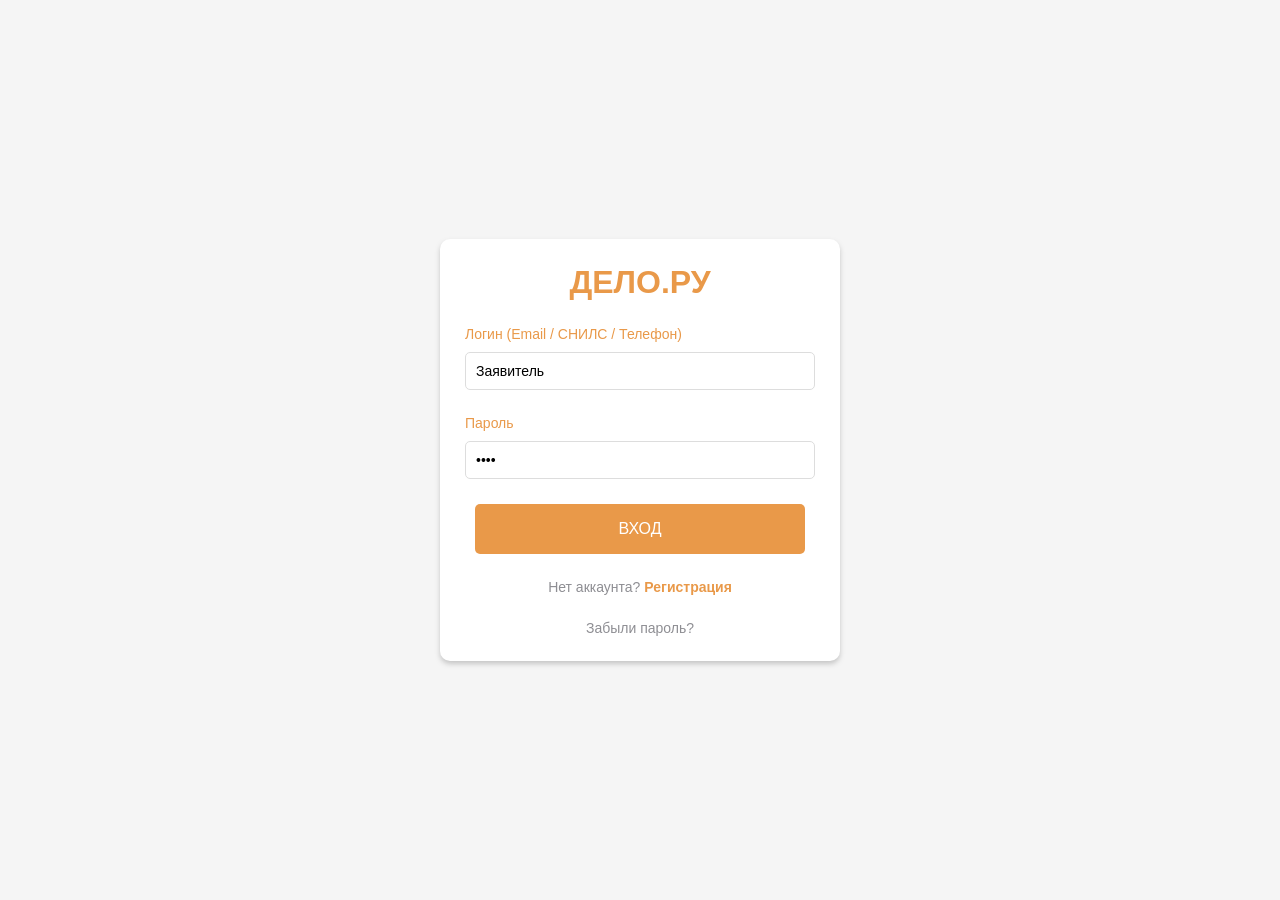
<file: index.html>
<!DOCTYPE html>
<html lang="en">
<head>
    <meta charset="UTF-8">
    <meta name="viewport" content="width=device-width, initial-scale=1.0">
    <title>DeloRu</title>
<style>
        * {
            margin: 0;
            padding: 0;
            box-sizing: border-box;
        }

        body {
            font-family: 'Montserrat', sans-serif;
            background-color: #f5f5f5;
            display: flex;
            justify-content: center;
            align-items: center;
            min-height: 100vh;
        }

        .login-container {
            background-color: #FFFFFF;
            border-radius: 10px;
            padding: 25px;
            box-shadow: 0 3px 5px rgba(128, 128, 128, 0.4);
            max-width: 400px;
            width: 100%;
        }

        .logo {
            text-align: center;
            margin-bottom: 25px;
        }

        .logo h1 {
            font-size: 32px;
            font-weight: bold;
            color: #E99949;
            margin: 0;
        }

        .form-group {
            margin-bottom: 25px;
        }

        .form-group label {
            display: block;
            font-size: 14px;
            font-weight: 500;
            color: #E99949;
            margin-bottom: 10px;
        }

        .form-group input {
            width: 100%;
            padding: 10px;
            border: 1px solid #ddd;
            border-radius: 5px;
            font-family: 'Montserrat', sans-serif;
            font-size: 14px;
        }

        .form-group input:focus {
            outline: none;
            border-color: #E99949;
        }

        .button-group {
            text-align: center;
        }

        .btn-login {
            width: 330px;
            height: 50px;
            background-color: #E99949;
            color: white;
            border: none;
            border-radius: 5px;
            font-family: 'Montserrat', sans-serif;
            font-size: 16px;
            font-weight: 500;
            cursor: pointer;
            transition: background-color 0.3s;
        }

        .btn-login:hover {
            background-color: #d88a3d;
        }

        .links {
            text-align: center;
            margin-top: 25px;
            margin-bottom: 25px;
        }

        .links p {
            font-size: 14px;
            font-weight: 500;
            color: #8E8E93;
        }

        .links a {
            color: #E99949;
            font-weight: bold;
            text-decoration: none;
        }

        .links a:hover {
            text-decoration: underline;
        }

        .forgot-password {
            text-align: center;
            font-size: 14px;
            font-weight: 500;
            color: #8E8E93;
            cursor: pointer;
        }

        .forgot-password:hover {
            color: #E99949;
        }
    </style>
</head>
<body>
    <div class="login-container">
        <div class="logo">
            <h1>ДЕЛО.РУ</h1>
        </div>

        <form id="loginForm">
            <div class="form-group">
                <label for="login">Логин (Email / СНИЛС / Телефон)</label>
                <input type="text" id="login" name="login" value="Заявитель">
            </div>

            <div class="form-group">
                <label for="password">Пароль</label>
                <input type="password" id="password" name="password" value="1234">
            </div>

            <div class="button-group">
                <button type="submit" class="btn-login">ВХОД</button>
            </div>

            <div class="links">
                <p>Нет аккаунта? <a href="#" id="registrationLink">Регистрация</a></p>
            </div>

            <div class="forgot-password" id="forgotPassword">
                Забыли пароль?
            </div>
        </form>
    </div>
</body>
</html>
</file>
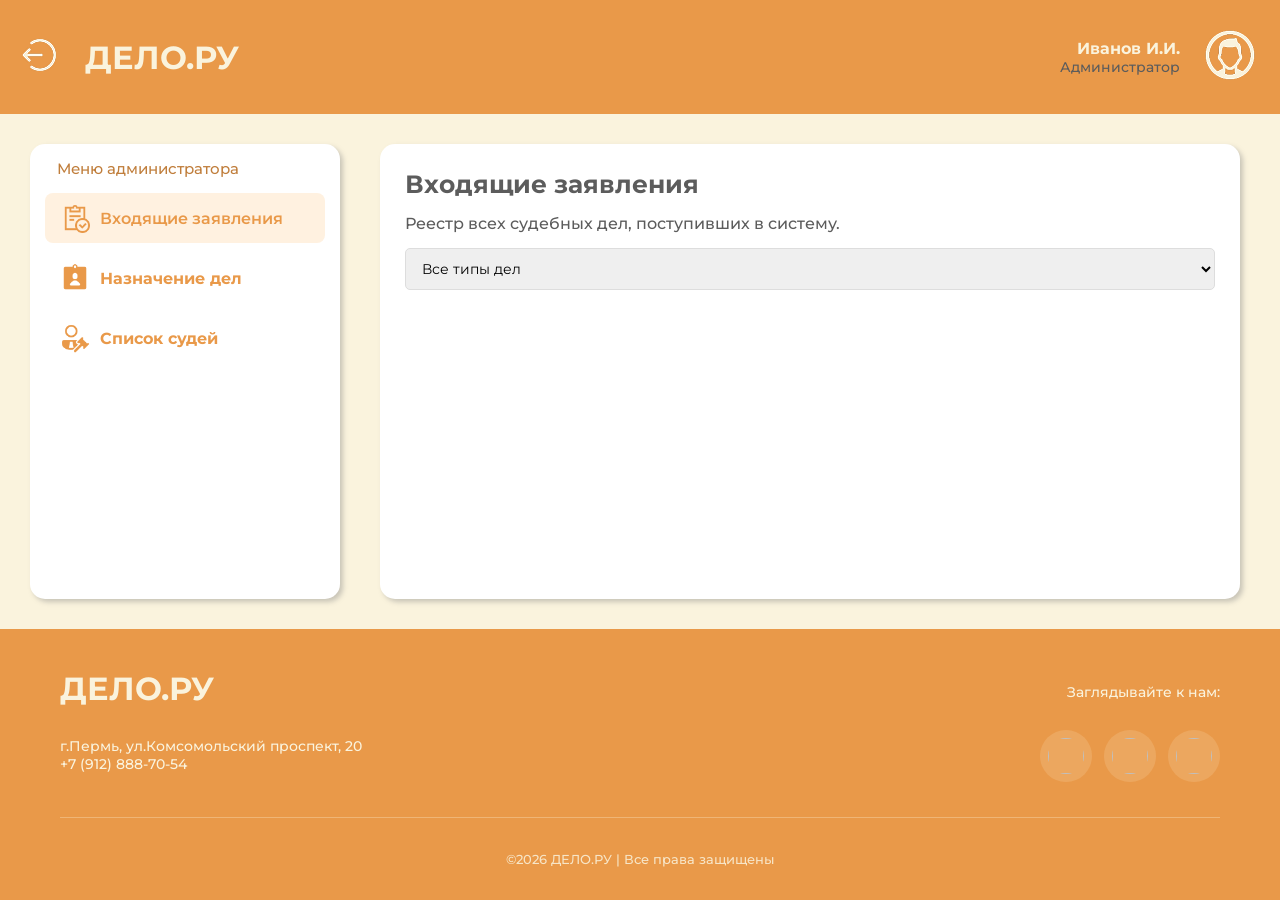
<file: pages/admin_main.html>
<!DOCTYPE html>
<html lang="en">
<head>
    <meta charset="UTF-8">
    <meta name="viewport" content="width=device-width, initial-scale=1.0">
    <title>Меню администратора</title>
    <link rel="stylesheet" href="../resourses/css/menu_style.css"/>
    <link rel="stylesheet" href="../resourses/css/admin_style.css"/>
    <link rel="stylesheet" href="../resourses/css/font.css"/>
</head>
<body>
    <header>
        <div class="header-left">
            <a href="login.html">
                <img src="../resourses/img/exit.png" alt="Выход">
            </a>
            <label for="title">ДЕЛО.РУ</label>
        </div> 
    
        <div class="header-right">
            <div class="name-role">
                <label class="username">Иванов И.И.</label>
                <label class="role">Администратор</label>
            </div>
            <a href="profile.html">
                <img src="../resourses/img/icon_user_light.png" alt="Профиль" class="userAvatar">
            </a>
        </div>
    </header>
    
    <main class="content">
        <aside class="menu-panel">
            <p class="menu-title">Меню администратора</p>

            <nav class="menu-items">
                <label class="menu-item" data-tab="cases-admin">
                    <input type="radio" name="MainMenu" checked>
                    <span class="menu-item-content">
                        <img src="../resourses/img/category_three.png" alt="Дела">
                        <span>Входящие заявления</span>
                    </span>
                </label>

                <label class="menu-item" data-tab="judje-select">
                    <input type="radio" name="MainMenu">
                    <span class="menu-item-content">
                        <img src="../resourses/img/admin_category_two.png" alt="Расписание">
                        <span>Назначение дел</span>
                    </span>
                </label>

                <label class="menu-item" data-tab="judje-list">
                    <input type="radio" name="MainMenu">
                    <span class="menu-item-content">
                        <img src="../resourses/img/admin_category_three.png" alt="Заявление">
                        <span>Список судей</span>
                    </span>
                </label>
            </nav>
        </aside>

        <section class="page-content">
            <div class="tab-content active" data-tab="cases-admin">
                <h1>Входящие заявления</h1>
                <p>Реестр всех судебных дел, поступивших в систему.</p>

                <select id="filterType">
                    <option value="">Все типы дел</option>
                </select>

                <div class="cases-list-applicants" id="casesApplicantsList"></div>
            </div>

            <div class="tab-content" data-tab="judje-select">
                <h1>Назначение дел судьям</h1>
                <p>Выберите дело и судью из списков ниже.</p>
                <form action="" id="selectForm">
                    <div class="form-group">
                        <label>Выберите заявление</label>
                        <div class="select-list-judje" id="selectJudjeList"></div>
                    </div>

                    <div class="form-group">
                        <label>Выберите судью</label>
                        <select name="judje" id="judjeSelect">
                            <option value="" disabled selected hidden>Выберите судью</option>
                        </select>
                    </div>

                    <div id="judjeErrorBox" class="error-box" style="display:none;"></div>

                    <div class="button-group">
                        <button type="button" class="btn-save" id="judjeBtn">Назначить судью</button>
                    </div>
                </form>
            </div>

            <div class="tab-content" data-tab="judje-list">
                <h1>Управление списком судей</h1>
                <p>Полный список судей зарегистрированных в системе.</p>
                <div class="judjes-list" id="casesJudjesList"></div>
            </div>

            <div class="tab-content" data-tab="case-review">
                <a href="#" class="back-link" id="backToAdminCases">Назад к входящим</a>
                        
                <h1 id="reviewTitle">Судебное дело № —</h1>
                <p id="reviewTypeLine" class="review-subtitle">Тип: — (Подтип: —)</p>
                        
                <h2 class="section-title">Данные заявителя</h2>
                <div class="applicant-block">
                    <img src="../resourses/img/icon_user.png" alt="Аватар" class="applicant-avatar" id="avatar">
                    <div class="applicant-data">
                        <p class="applicant-line" id="reviewApplicant">ФИО: —</p>
                        <p class="applicant-line" id="reviewEmail">Email: —</p>
                        <p class="applicant-line" id="reviewPhone">Телефон: —</p>
                    </div>
                </div>
            
                <h2 class="section-title">Документы дела</h2>
                <div class="documents-block">
                    <p class="documents-empty">Файлы не прикреплены</p>
                </div>
            
                <h2 class="section-title">Решение по заявлению</h2>
                <div class="decision-block">
                    <div class="decision-row">
                        <label>Статус заявления:</label>
                        <select class="decision-select" id="decisionSelect">
                            <option value="" disabled selected hidden>Выберите решение</option>
                            <option value="В работе">Принять в производство</option>
                            <option value="На доработке">Отправить на доработку</option>
                            <option value="Отклонено">Отклонить</option>
                        </select>
                    </div>
                
                    <div class="decision-row">
                        <label>Ответ заявителю:</label>
                        <textarea class="decision-textarea" id="reply" placeholder="Введите текст..."></textarea>
                    </div>
                
                    <div id="replyErrorBox" class="error-box" style="display:none;"></div>

                    <div class="button-group">
                        <button type="button" class="btn-save" id="sendReply">Отправить ответ</button>
                    </div>
                </div>
            </div>

            <div class="tab-content" data-tab="edit-judje">
                <a href="#" class="back-link" id="backToJudjes">Назад к списку судей</a>

                <div class="edit-form-wrapper" id="editJudjeForm">
                    <h1>Редактирование данных судьи</h1>
                    <p>Здесь вы можете изменить ФИО, email или телефон судьи.</p>
                
                    <form class="edit-form">
                        <div class="form-group">
                            <label for="judjeName">ФИО</label>
                            <input type="text" id="judjeName" name="judjeName">
                        </div>
                    
                        <div class="form-group">
                            <label for="judjeEmail">Email</label>
                            <input type="email" id="judjeEmail" name="judjeEmail">
                        </div>
                    
                        <div class="form-group">
                            <label for="judjePhone">Телефон</label>
                            <input type="tel" id="judjePhone" name="judjePhone" placeholder="+7 (___) ___-__-__" maxlength="18" inputmode="numeric" autocomplete="tel" required>
                        </div>

                        <div id="editJudjeErrorBox" class="error-box" style="display:none;"></div>
                    
                        <div class="button-group">
                            <button type="button" class="btn-save" id="saveJudjeBtn">Сохранить изменения</button>
                        </div>
                    </form>
                </div>
            </div>
        </section>
    </main>

    <footer>
        <div class="foot">
            <div class="left">
                <label for="title">ДЕЛО.РУ</label>
                <p>г.Пермь, ул.Комсомольский проспект, 20 <br> +7 (912) 888-70-54</p>
            </div>
            <div class="right">
                <p>Заглядывайте к нам:</p>
                <div class="img_soc">
                    <img class="social_networks">
                    <img class="social_networks">
                    <img class="social_networks">
                </div>
            </div>
        </div>
        <div class="rights">
            <p>©2026 ДЕЛО.РУ | Все права защищены</p>
        </div>
    </footer>

    <script>
        // Переключение вкладок
        const menuItems  = document.querySelectorAll('.menu-item');
        const tabContents = document.querySelectorAll('.tab-content');
            
        menuItems.forEach(item => {
            item.addEventListener('click', () => {
                const tab = item.dataset.tab;
            
                tabContents.forEach(el => {
                    el.classList.toggle('active', el.dataset.tab === tab);
                });
            
                item.querySelector('input[type="radio"]').checked = true;
            });
        });
    </script>

</body>

<script src="../resourses/js/session.js"></script>
<script src="../resourses/js/components/admin/card-case-applicant.js"></script>
<script src="../resourses/js/components/applicant/case-card.js"></script>
<script src="../resourses/js/components/admin/card-judje.js"></script>


<script>
    let allCasesAdmin = [];

    // Загрузка дел и фильтрация
    async function loadCasesAdmin() {
        const res = await fetch('../api/admin/admin_case.php?action=get_cases');
        const json = await res.json();

        allCasesAdmin = json.cases || [];
        
        const typeSelect = document.getElementById('filterType');
        const types = [...new Set(allCasesAdmin.map(c => c.typeCase))].sort();
        typeSelect.innerHTML = '<option value="">Все типы дел</option>';
        types.forEach(t => {
            const opt = document.createElement('option');
            opt.value = t;
            opt.textContent = t;
            typeSelect.appendChild(opt);
        });

        renderCasesAdmin();
    }

    function renderCasesAdmin() {
        const typeFilter = document.getElementById('filterType').value;
        const list = document.getElementById('casesApplicantsList');
        list.innerHTML = '';

        let filtered = allCasesAdmin;

        if (typeFilter) {
            filtered = filtered.filter(c => c.typeCase === typeFilter);
        }

        filtered.forEach(c => {
            const card = document.createElement('card-case-applicant');
            card.setAttribute('id', c.id);
            card.setAttribute('status', c.status);
            card.setAttribute('statusColor', c.statusColor);
            card.setAttribute('type', c.typeCase);
            card.setAttribute('subType', c.subtypeCase);
            card.setAttribute('comment', c.comment);
            card.setAttribute('applicant', c.applicant);
            card.setAttribute('email', c.email);
            card.setAttribute('phone', c.phone);
            card.setAttribute('avatar', c.avatar);
            list.appendChild(card);
        });
    }

    document.getElementById('filterType').addEventListener('change', renderCasesAdmin);
    loadCasesAdmin();

    // Открытие карточки дела
    document.getElementById('casesApplicantsList').addEventListener('case-open', async (e) => {
        const caseId = e.detail.id;
        currentAdminCaseId = caseId;

        const res  = await fetch(`../api/admin/admin_case.php?action=get_case&id=${caseId}`);
        const json = await res.json();

        if (!json.ok) {
            alert('Не удалось загрузить дело');
            return;
        }

        const c = json.case;

        document.getElementById('reviewTitle').textContent = `Судебное дело № ${c.id}`;
        document.getElementById('reviewTypeLine').textContent = `Тип: ${c.typeCase} (Подтип: ${c.subtypeCase})`;
        document.getElementById('reviewApplicant').textContent = `ФИО: ${c.applicant}`;
        document.getElementById('reviewEmail').textContent = `Email: ${c.email}`;
        document.getElementById('reviewPhone').textContent = `Телефон: ${c.phone}`;

        const avatarImg = document.getElementById('avatar');
        avatarImg.src = c.avatar || '../resourses/img/icon_user.png';

        // Файлы
        const docsBlock = document.querySelector('.documents-block');
        docsBlock.innerHTML = '';

        if (json.files.length === 0) {
            docsBlock.innerHTML = '<p class="documents-empty">Файлы не прикреплены</p>';
        } else {
            json.files.forEach(f => {
                const a = document.createElement('a');
                a.href = '../' + f.file_path;
                a.target = '_blank';
                a.className = 'file-link';
                a.textContent = f.file_name;
                docsBlock.appendChild(a);
            });
        }

        document.getElementById('reply').value = c.admin_comment || '';
        document.getElementById('decisionSelect').value = c.status || '';

        switchTab('case-review');
    });

    // Отправка ответа на сообщение
    document.getElementById('sendReply').addEventListener('click', async () => {
        const box = document.getElementById('replyErrorBox');
        box.style.display = 'none';

        const text = document.getElementById('reply').value.trim();
        const status = document.getElementById('decisionSelect').value;

        const data = new FormData();
        data.append('action', 'save_reply');
        data.append('case_id', currentAdminCaseId);
        data.append('text', text);
        data.append('decision', status);

        const res  = await fetch('../api/admin/admin_case.php', {
            method: 'POST',
            body: data
        });
        const json = await res.json();

        if (json.ok) {
            alert('Ответ сохранён');
            await loadCasesAdmin();
            await loadCasesforJudje();
            switchTab('cases-admin');
            document.querySelector('.menu-item[data-tab="cases-admin"] input[type="radio"]').checked = true;
        } else {
            box.textContent = json.error;
            box.style.display = 'block';
        }
    });
    
    // Переход обратно к делам
    document.getElementById('backToAdminCases').addEventListener('click', (e) => {
        e.preventDefault();
        switchTab('cases-admin');
    });

    // Загрузка дел для назначения судьи
    async function loadCasesforJudje() {
        const res  = await fetch('../api/admin/admin_case.php?action=get_cases_for_judje');
        const json = await res.json();

        const listJudjeCases = document.getElementById('selectJudjeList');
        listJudjeCases.innerHTML = '';
    
        json.cases.forEach(c => {
            const cardCaseJudje = document.createElement('case-card');
            cardCaseJudje.setAttribute('id', c.id);
            cardCaseJudje.setAttribute('status', c.status);
            cardCaseJudje.setAttribute('statusColor', c.statusColor);
            cardCaseJudje.setAttribute('type', c.typeCase);
            cardCaseJudje.setAttribute('subType', c.subtypeCase);
            cardCaseJudje.setAttribute('comment', c.comment);
            listJudjeCases.appendChild(cardCaseJudje);
        });

    }

    loadCasesforJudje();

    let selectedCaseId = null;

    // Выбор дела
    document.getElementById('selectJudjeList').addEventListener('case-edit', (e) => {
        selectedCaseId = e.detail.id;

        document.querySelectorAll('#selectJudjeList case-card').forEach(card => {
            card.style.opacity = '0.5';
        });
        e.target.style.opacity = '1';
    });

    // Загрузка судей в select
    async function loadJudjesSelect() {
        const res  = await fetch('../api/admin/admin_case.php?action=get_judjes');
        const json = await res.json();

        const select = document.getElementById('judjeSelect');

        json.judjes.forEach(j => {
            const opt = document.createElement('option');
            opt.value = j.id;
            opt.textContent = j.fio;
            select.appendChild(opt);
        });
    }

    loadJudjesSelect();

    // Назначение судьи
    document.getElementById('judjeBtn').addEventListener('click', async () => {
        const box = document.getElementById('judjeErrorBox');
        box.style.display = 'none';

        const judgeId = document.getElementById('judjeSelect').value;

        const data = new FormData();
        data.append('action',   'assign_judje');
        data.append('case_id',  selectedCaseId);
        data.append('judge_id', judgeId);

        const res  = await fetch('../api/admin/admin_case.php', {
            method: 'POST',
            body: data
        });
        const json = await res.json();

        if (json.ok) {
            alert('Судья назначен');
            selectedCaseId = null;
            document.getElementById('judjeSelect').value = '';
            loadCasesforJudje();
        } else {
            box.textContent = json.error;
            box.style.display = 'block';
        }
    });

    // Загрузка судей
    async function loadJudjesCards() {
        const res  = await fetch('../api/admin/admin_case.php?action=get_judjes');
        const json = await res.json();

        const list = document.getElementById('casesJudjesList');
        list.innerHTML = '';

        json.judjes.forEach(j => {
            const card = document.createElement('card-judje');
            card.setAttribute('id', j.id);
            card.setAttribute('judjename', j.fio);
            card.setAttribute('judjeemail', j.email);
            card.setAttribute('judjephone', j.phone);
            card.setAttribute('avatar', j.avatar);
            list.appendChild(card);
        });
    }

    loadJudjesCards();

    // Переход на форму редактирования
    const judjesList = document.getElementById('casesJudjesList');

    judjesList.addEventListener('judje-edit', (e) => {
        const { id, judjename, judjeemail, judjephone } = e.detail;

        editingJudjeId = id;

        document.getElementById('judjeName').value  = judjename  || '';
        document.getElementById('judjeEmail').value = judjeemail || '';
        document.getElementById('judjePhone').value = judjephone || '';
        
        const box = document.getElementById('editJudjeErrorBox');
        box.style.display = 'none';

        switchTab('edit-judje');
    });

    document.getElementById('saveJudjeBtn').addEventListener('click', async () => {
        const box = document.getElementById('editJudjeErrorBox');
        box.style.display = 'none';

        const fio = document.getElementById('judjeName').value.trim();
        const email = document.getElementById('judjeEmail').value.trim();
        const phone = document.getElementById('judjePhone').value.trim();

        const data = new FormData();
        data.append('action', 'update_judje');
        data.append('id', editingJudjeId);
        data.append('fio', fio);
        data.append('email', email);
        data.append('phone', phone);

        const res  = await fetch('../api/admin/admin_case.php', { method: 'POST', body: data });
        const json = await res.json();

        if (json.ok) {
            alert('Изменения сохранены!');
            editingJudjeId = null;
            await loadJudjesCards();
            switchTab('judje-list');
            document.querySelector('.menu-item[data-tab="judje-list"] input[type="radio"]').checked = true;
        } else {
            box.textContent = json.error;
            box.style.display = 'block';
        }
    });

    judjesList.addEventListener('judje-delete', async (e) => {
        const { id, judjename } = e.detail;

        if (!confirm(`Удалить судью «${judjename}»?`)) return;

        const data = new FormData();
        data.append('action', 'delete_judje');
        data.append('id', id);

        const res  = await fetch('../api/admin/admin_case.php', { method: 'POST', body: data });
        const json = await res.json();

        if (json.ok) {
            await loadJudjesCards();
            await loadJudjesSelect();
        } else {
            alert('Ошибка: ' + json.error);
        }
    });

    document.getElementById('backToJudjes').addEventListener('click', (e) => {
        e.preventDefault();
        switchTab('judje-list');
    });

    function switchTab(tab) {
        document.querySelectorAll('.tab-content').forEach(el => {
            el.classList.toggle('active', el.dataset.tab === tab);
        });
    }

</script>

</html>
</file>
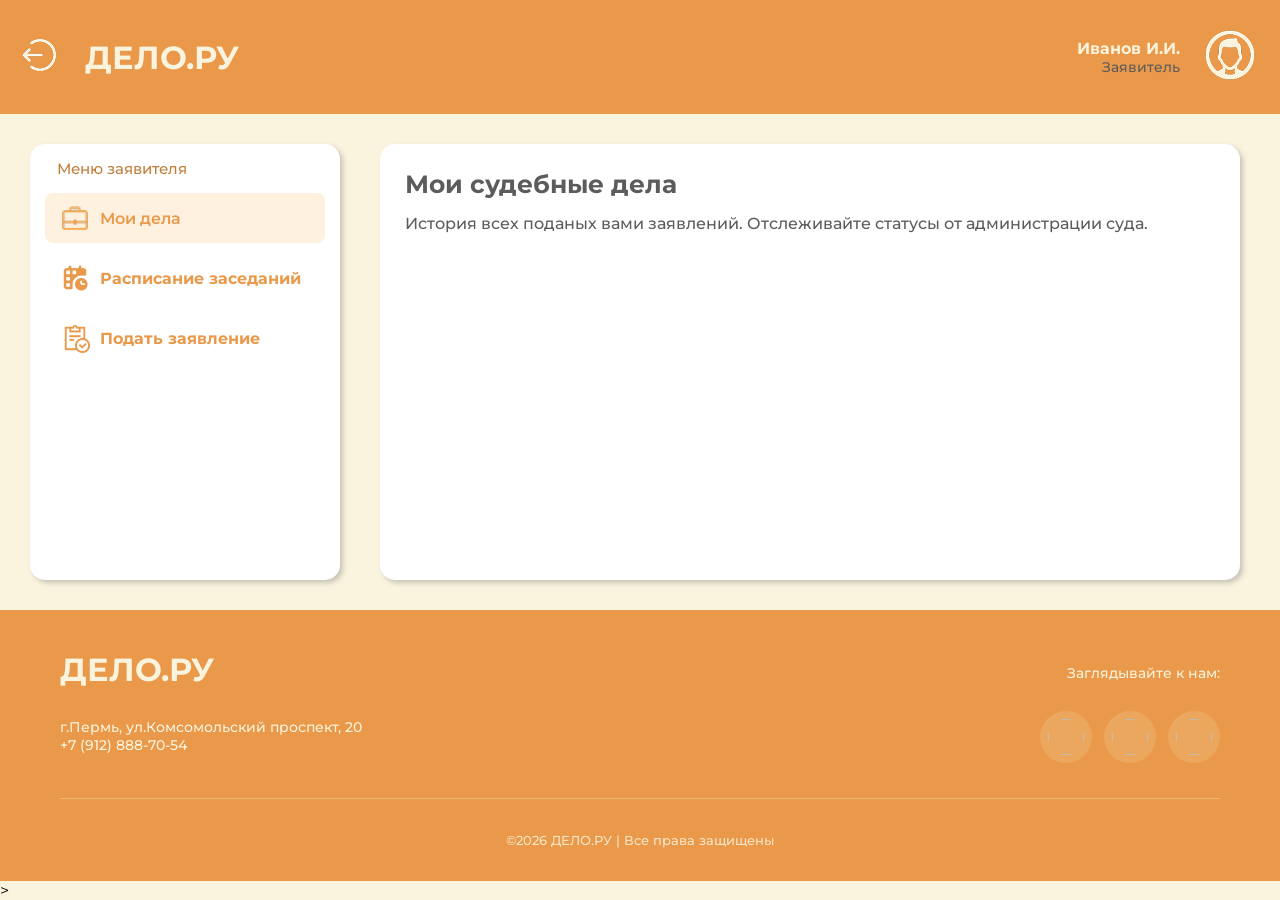
<file: pages/applicant_main.html>
<!DOCTYPE html>
<html lang="en">
<head>
    <meta charset="UTF-8">
    <meta name="viewport" content="width=device-width, initial-scale=1.0">
    <title>Меню заявителя</title>
    <link rel="stylesheet" href="../resourses/css/menu_style.css"/>
    <link rel="stylesheet" href="../resourses/css/font.css"/>
</head>
<body>
    <header>
        <div class="header-left">
            <a href="login.html">
                <img src="../resourses/img/exit.png" alt="Выход">
            </a>
            <label for="title">ДЕЛО.РУ</label>
        </div> 
    
        <div class="header-right">
            <div class="name-role">
                <label class="username">Иванов И.И.</label>
                <label class="role">Заявитель</label>
            </div>
            <a href="profile.html">
                <img src="../resourses/img/icon_user_light.png" alt="Профиль" class="userAvatar">
            </a>
        </div>
    </header>
    
    <main class="content">
        <aside class="menu-panel">
            <p class="menu-title">Меню заявителя</p>

            <nav class="menu-items">
                <label class="menu-item" data-tab="cases">
                    <input type="radio" name="MainMenu" checked>
                    <span class="menu-item-content">
                        <img src="../resourses/img/category_one.png" alt="Дела">
                        <span>Мои дела</span>
                    </span>
                </label>

                <label class="menu-item" data-tab="schedule">
                    <input type="radio" name="MainMenu">
                    <span class="menu-item-content">
                        <img src="../resourses/img/category_two.png" alt="Расписание">
                        <span>Расписание заседаний</span>
                    </span>
                </label>

                <label class="menu-item" data-tab="new-case">
                    <input type="radio" name="MainMenu">
                    <span class="menu-item-content">
                        <img src="../resourses/img/category_three.png" alt="Заявление">
                        <span>Подать заявление</span>
                    </span>
                </label>
            </nav>
        </aside>

        <section class="page-content">

            <div class="tab-content active" data-tab="cases">
                <h1>Мои судебные дела</h1>
                <p>История всех поданых вами заявлений. Отслеживайте статусы от администрации суда.</p>
                <div class="cases-list" id="casesList"></div>
            </div>
        
            <div class="tab-content" data-tab="schedule">
                <h1>Расписание заседаний</h1>
                <p>Даты и время назначенных судебных заседаний по вашим делам.</p>
                <div class="shedules-list" id="shedulesList"></div>
            </div>
        
            <div class="tab-content" data-tab="new-case">
                <h1>Подать заявление</h1>
                <p>Выберите тип и подтип заявления, затем укажите краткое описание дела.
                    При возможности прикрепите нужные вам документы для передачи судье.</p>
                <form action="" id="profileForm">
                    <div class="form-group">
                        <label>Тип заявления</label>
                        <select name="type" id="typeSelect">
                            <option value="" disabled selected hidden>Выберите тип</option>
                        </select>
                    </div>

                    <div class="form-group">
                        <label>Подтип заявления</label>
                        <select name="subType" id="subtypeSelect">
                            <option value="" disabled selected hidden>Выберите подтип</option>
                        </select>
                    </div>
                
                    <div class="form-group">
                        <label>Краткое описание дела</label>
                        <textarea id="comment" required></textarea>
                    </div>

                    <div class="form-group">
                        <label>Прикрепить файлы</label>
                        <div class="choose-img-group">
                            <button type="button" class="btn-img" onclick="document.getElementById('applicationFiles').click()">
                                <img src="../resourses/img/pin.png" alt="Прикрепить"/>
                            </button>
                            <label id="filesLabel">Файлы не выбраны</label>
                            <input type="file" id="applicationFiles" name="files[]" multiple hidden>
                        </div>
                    </div>

                    <div id="errorBox" class="error-box" style="display:none;"></div>

                    <div class="button-group">
                        <button type="button" class="btn-save" id="submitBtn">Отправить заявление</button>
                    </div>
                </form>
            </div>
        
            <div class="tab-content" data-tab="edit-case">
                <a href="#" class="back-link" id="backToCases">Назад к списку дел</a>
                        
                <h1>Редактирование заявления</h1>
                <p class="review-subtitle" id="editCaseNumber">Судебное дело № </p>
                        
                <form class="edit-form">
                    <div class="form-group">
                        <label>Тип заявления</label>
                        <select id="editTypeSelect" name="editType">
                        </select>
                    </div>
                
                    <div class="form-group">
                        <label>Подтип заявления</label>
                        <select id="editSubtypeSelect" name="editSubType">
                        </select>
                    </div>

                    <div class="form-group" id="adminReplyBlock" style="display:none;">
                        <label>Ответ администратора</label>
                        <div class="admin-reply" id="adminReplyText"></div>
                    </div>
                
                    <div class="form-group">
                        <label>Краткое описание дела</label>
                        <textarea id="editComment" name="editComment"></textarea>
                    </div>
                
                    <div class="form-group">
                        <label>Файлы дела</label>
                        <div id="editFilesList" class="files-list"></div>

                        <label>Прикрепить ещё</label>
                        <div class="choose-img-group">
                            <button type="button" class="btn-img" onclick="document.getElementById('editFiles').click()">
                                <img src="../resourses/img/pin.png" alt="Прикрепить"/>
                            </button>
                            <label id="editFilesLabel">Файлы не выбраны</label>
                            <input type="file" id="editFiles" name="files[]" multiple hidden>
                        </div>
                    </div>

                    <div id="editErrorBox" class="error-box" style="display:none;"></div>
                
                    <div class="button-group">
                        <button type="button" class="btn-save" id="saveEditBtn">Сохранить изменения</button>
                    </div>
                </form>
            </div>

        </section>
    </main>

    <footer>
        <div class="foot">
            <div class="left">
                <label for="title">ДЕЛО.РУ</label>
                <p>г.Пермь, ул.Комсомольский проспект, 20 <br> +7 (912) 888-70-54</p>
            </div>
            <div class="right">
                <p>Заглядывайте к нам:</p>
                <div class="img_soc">
                    <img class="social_networks">
                    <img class="social_networks">
                    <img class="social_networks">
                </div>
            </div>
        </div>
        <div class="rights">
            <p>©2026 ДЕЛО.РУ | Все права защищены</p>
        </div>
    </footer>

    <script>
        // Переключение вкладок
        const menuItems  = document.querySelectorAll('.menu-item');
        const tabContents = document.querySelectorAll('.tab-content');
            
        menuItems.forEach(item => {
            item.addEventListener('click', () => {
                const tab = item.dataset.tab;
            
                tabContents.forEach(el => {
                    el.classList.toggle('active', el.dataset.tab === tab);
                });
            
                item.querySelector('input[type="radio"]').checked = true;
            });
        });


        // Получение типов и подтипов из БД
        let allSubTypes = [];

        async function loadTypes() {
            const res = await fetch('../api/applicant/submit_application.php');
            const data = await res.json();
            
            allSubTypes = data.subtypes;

            const typeSelect = document.getElementById('typeSelect');
            data.types.forEach(t => {
                const opt = document.createElement('option');
                opt.value = t.id;
                opt.textContent = t.name;
                typeSelect.appendChild(opt);
            });

            const editTypeSelect = document.getElementById('editTypeSelect');
            data.types.forEach(t => {
                const opt = document.createElement('option');
                opt.value = t.id;
                opt.textContent = t.name;
                editTypeSelect.appendChild(opt);
            });

        }

        // Фильтрация подтипов по типу
        document.getElementById('typeSelect').addEventListener('change', function() {
            const typeId = this.value;
            const subtypeSelect = document.getElementById('subtypeSelect');

            subtypeSelect.innerHTML = '<option value="" disabled selected hidden>Выберите подтип</option>';

            allSubTypes.filter(s => s.type_id == typeId)
                .forEach(s => {
                    const opt = document.createElement('option');
                    opt.value = s.id;
                    opt.textContent = s.name;
                    subtypeSelect.appendChild(opt);
                });
        });

        document.getElementById('editTypeSelect').addEventListener('change', function() {
            const typeId = this.value;
            const subtypeSelect = document.getElementById('editSubtypeSelect');

            subtypeSelect.innerHTML = '<option value="" disabled selected hidden>Выберите подтип</option>';

            allSubTypes.filter(s => s.type_id == typeId)
                .forEach(s => {
                    const opt = document.createElement('option');
                    opt.value = s.id;
                    opt.textContent = s.name;
                    subtypeSelect.appendChild(opt);
                });
        });

        loadTypes();
    </script>

</body>

<script src="../resourses/js/session.js"></script>
<script src="../resourses/js/components/applicant/case-card.js"></script>
<script src="../resourses/js/components/applicant/case-shedule.js"></script>

<script>
    async function loadCases() {
        const res = await fetch('../api/applicant/submit_application.php?action=get_cases');
        const json = await res.json();

        const list = document.getElementById('casesList');
        list.innerHTML = '';

        json.cases.forEach(c => {
            const card = document.createElement('case-card');
            card.setAttribute('id', c.id);
            card.setAttribute('status', c.status);
            card.setAttribute('statusColor', c.statusColor);
            card.setAttribute('type', c.type);
            card.setAttribute('subType', c.subType);
            card.setAttribute('comment', c.comment);
            list.appendChild(card);
        });
    }

    loadCases();

    let currentCaseId = null;

    document.getElementById('casesList').addEventListener('case-edit', async (e) => {
        const caseId = e.detail.id;
        currentCaseId = caseId;

        const res  = await fetch(`../api/applicant/submit_application.php?action=get_case&id=${caseId}`);
        const json = await res.json();

        if (!json.ok) {
            alert('Не удалось загрузить дело');
            return;
        }

        const c = json.case;

        document.getElementById('editCaseNumber').textContent = `Судебное дело № ${c.id}`;

        const editType = document.getElementById('editTypeSelect');
        editType.value = c.type_id;

        const editSubtype = document.getElementById('editSubtypeSelect');
        editSubtype.innerHTML = '<option value="" disabled selected hidden>Выберите подтип</option>';

        allSubTypes.filter(s => s.type_id == c.type_id)
            .forEach(s => {
                const opt = document.createElement('option');
                opt.value = s.id;
                opt.textContent = s.name;
                editSubtype.appendChild(opt);
            });

        editSubtype.value = c.subtype_id;

        document.getElementById('editComment').value = c.comment;

        // Ответ админа
        if (c.admin_comment) {
            document.getElementById('adminReplyBlock').style.display = 'block';
            document.getElementById('adminReplyText').textContent = c.admin_comment;
        } else {
            document.getElementById('adminReplyBlock').style.display = 'none';
        }

        // Файлы
        const filesList = document.getElementById('editFilesList');
        filesList.innerHTML = '';

        if (json.files.length === 0) {
            filesList.innerHTML = '<p>Файлы не прикреплены</p>';
        } else {
            json.files.forEach(f => {
                const a = document.createElement('a');
                a.href = '../' + f.file_path;
                a.target = '_blank';
                a.className = 'file-link';
                a.textContent = f.file_name;
                filesList.appendChild(a);
            });
        }

        document.getElementById('editFiles').value = '';
        document.getElementById('editFilesLabel').textContent = 'Файлы не выбраны';

        switchTab('edit-case');
    });

    document.getElementById('submitBtn').addEventListener('click', async () => {
        const type_id = document.getElementById('typeSelect').value;
        const subtype_id = document.getElementById('subtypeSelect').value;
        const comment = document.getElementById('comment').value;

        const box = document.getElementById('errorBox');
        box.style.display = 'none'

        const data = new FormData();
        data.append('action', 'submit');
        data.append('type_id', type_id);
        data.append('subtype_id', subtype_id);
        data.append('comment', comment);

        const files = document.getElementById('applicationFiles').files;
        for (let i = 0; i < files.length; i++) {
           data.append('files[]', files[i]);
        }

        const res  = await fetch('../api/applicant/submit_application.php', {
            method: 'POST',
            body: data
        });

        const json = await res.json();

        if (json.ok) {
            alert('Заявление отправлено');
            loadCases();

            document.getElementById('typeSelect').innerHTML = '<option value="" disabled selected hidden>Выберите тип</option>';
            document.getElementById('subtypeSelect').innerHTML ='<option value="" disabled selected hidden>Выберите подтип</option>';
            document.getElementById('comment').value = '';
            document.getElementById('applicationFiles').value = '';

            const filesLabel = document.getElementById('filesLabel');
            if (filesLabel) filesLabel.textContent = 'Файлы не выбраны';
        } else {
            box.textContent = json.error;
            box.style.display = 'block';
        }
    });

    document.getElementById('applicationFiles').addEventListener('change', function() {
        const count = this.files.length;
        document.getElementById('filesLabel').textContent =
            count > 0 ? `Выбрано файлов: ${count}` : 'Файлы не выбраны';
    });

    document.getElementById('saveEditBtn').addEventListener('click', async () => {
        const box = document.getElementById('editErrorBox');
        box.style.display = 'none';

        const type_id = document.getElementById('editTypeSelect').value;
        const subtype_id = document.getElementById('editSubtypeSelect').value;
        const comment = document.getElementById('editComment').value.trim();

        const data = new FormData();
        data.append('action', 'update_case');
        data.append('case_id', currentCaseId);
        data.append('type_id', type_id);
        data.append('subtype_id', subtype_id);
        data.append('comment', comment);
        const files = document.getElementById('editFiles').files;
        for (let i = 0; i < files.length; i++) {
            data.append('files[]', files[i]);
        }

        const res  = await fetch('../api/applicant/submit_application.php', {
            method: 'POST',
            body: data
        });
        const json = await res.json();

        if (json.ok) {
            loadCases();
            switchTab('cases');
        } else {
            box.textContent = json.error;
            box.style.display = 'block';
        }
    });

    async function loadShedules() {
        const res = await fetch('../api/applicant/submit_application.php?action=get_shedules');
        const json = await res.json();

        const listShedules = document.getElementById('shedulesList');
        listShedules.innerHTML = '';

        json.hearings.forEach(c => {
            const cardShedule = document.createElement('case-shedule');
            cardShedule.setAttribute('time', c.date);
            cardShedule.setAttribute('caser', c.case_id);
            cardShedule.setAttribute('typeCase', c.typeCase);
            cardShedule.setAttribute('subType', c.subtypeCase);
            listShedules.appendChild(cardShedule);
        });
    }

    loadShedules();

    function switchTab(tab) {
        document.querySelectorAll('.tab-content').forEach(el => {
            el.classList.toggle('active', el.dataset.tab === tab);
        });
    }

    document.getElementById('backToCases').addEventListener('click', (e) => {
        e.preventDefault();
        switchTab('cases');
    });

    document.getElementById('editFiles').addEventListener('change', function() {
        const count = this.files.length;
        document.getElementById('editFilesLabel').textContent =
            count > 0 ? `Выбрано файлов: ${count}` : 'Файлы не выбраны';
    });
    
</script>

</html>>
</file>
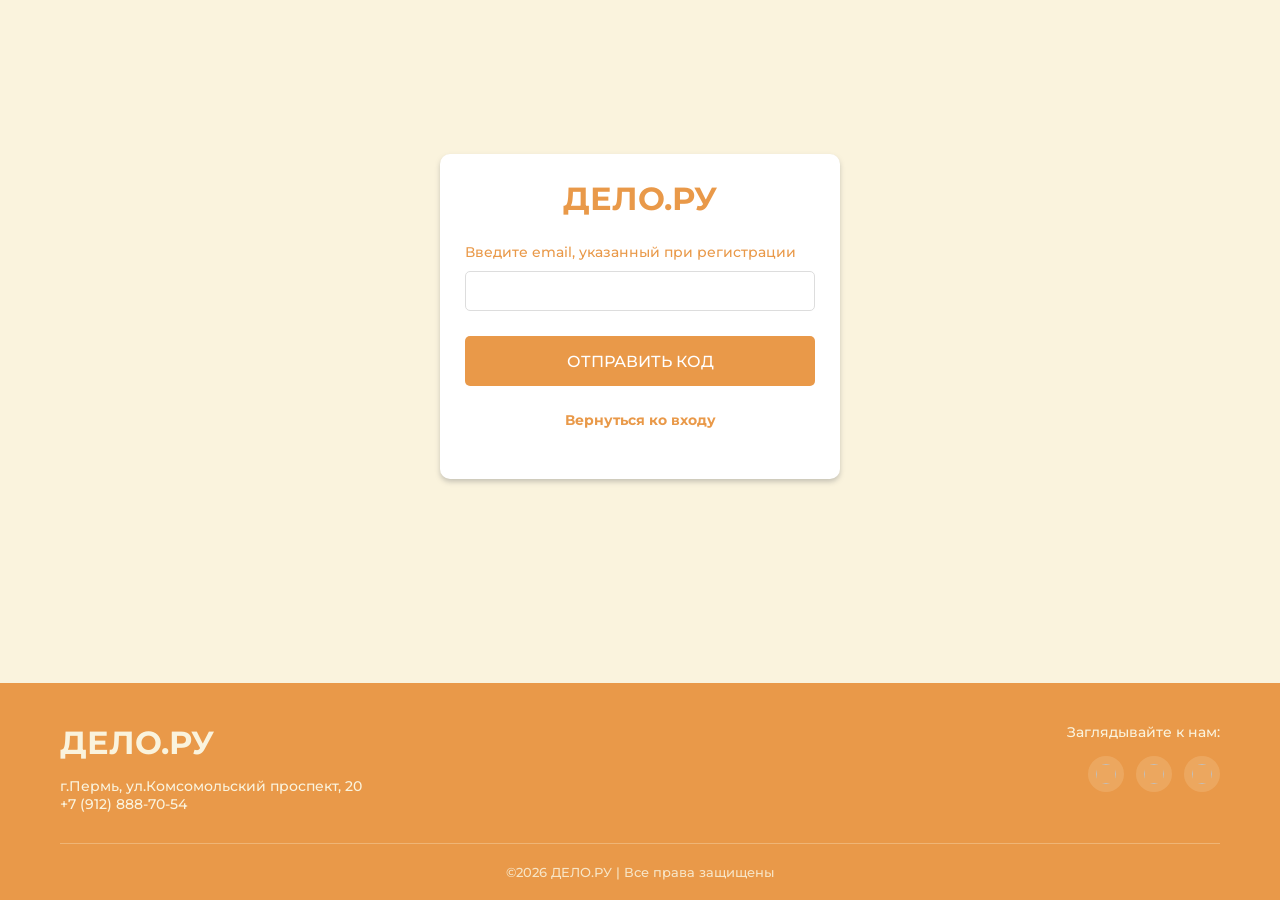
<file: pages/forgot_password.html>
<!DOCTYPE html>
<html lang="ru">
<head>
    <meta charset="UTF-8">
    <meta name="viewport" content="width=device-width, initial-scale=1.0">
    <link rel="stylesheet" href="../resourses/css/style_log.css"/>
    <link rel="stylesheet" href="../resourses/css/font.css">
    <title>Восстановление пароля</title>
</head>
<body>
    <div class="login-container">
        <div class="logo">
            <h1>ДЕЛО.РУ</h1>
        </div>

        <form id="forgotForm">
            <div class="form-group">
                <label for="email">Введите email, указанный при регистрации</label>
                <input type="email" id="email" name="email" required>
            </div>

            <div id="errorBox" class="error-box" style="display:none;"></div>
            <div id="successBox" class="error-box" style="display:none; background:#e8f5e9; color:#1b5e20; border-color:#c8e6c9;"></div>

            <div class="button-group">
                <button type="submit" class="btn-login">ОТПРАВИТЬ КОД</button>
            </div>

            <div class="links">
                <p><a href="login.html">Вернуться ко входу</a></p>
            </div>
        </form>
    </div>

    <footer>
        <div class="foot">
            <div class="left">
                <label for="title">ДЕЛО.РУ</label>
                <p>г.Пермь, ул.Комсомольский проспект, 20 <br> +7 (912) 888-70-54</p>
            </div>
            <div class="right">
                <p>Заглядывайте к нам:</p>
                <div class="img_soc">
                    <img class="social_networks">
                    <img class="social_networks">
                    <img class="social_networks">
                </div>
            </div>
        </div>
        <div class="rights">
            <p>©2026 ДЕЛО.РУ | Все права защищены</p>
        </div>
    </footer>

    <script>
        document.getElementById('forgotForm').addEventListener('submit', async (e) => {
            e.preventDefault();

            const errBox = document.getElementById('errorBox');
            const okBox  = document.getElementById('successBox');
            errBox.style.display = 'none';
            okBox.style.display  = 'none';

            const email = document.getElementById('email').value.trim();

            const res = await fetch('../api/send_reset_code.php', {
                method: 'POST',
                headers: { 'Content-Type': 'application/json' },
                body: JSON.stringify({ email })
            });
            const json = await res.json();

            if (json.ok) {
                okBox.textContent = 'Код отправлен! Перенаправляем...';
                okBox.style.display = 'block';

                sessionStorage.setItem('reset_email', email);

                if (json.debug_code) {
                    okBox.textContent += ' [Код: ' + json.debug_code + ']';
                }

                setTimeout(() => {
                    window.location.href = 'reset_password.html';
                }, 5000);
            } else {
                errBox.textContent = json.error;
                errBox.style.display = 'block';
            }
        });
    </script>
</body>
</html>
</file>
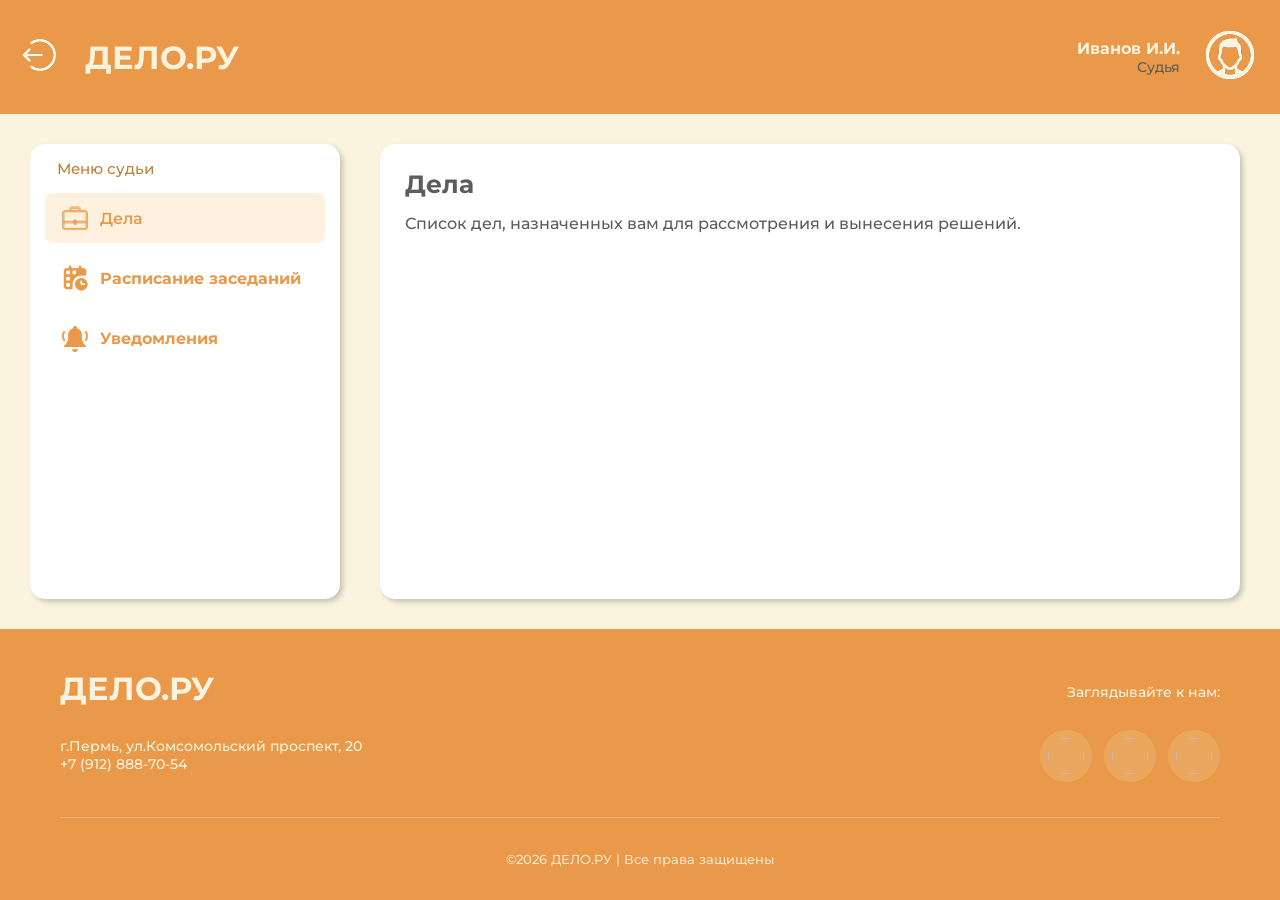
<file: pages/judge_main.html>
<!DOCTYPE html>
<html lang="en">
<head>
    <meta charset="UTF-8">
    <meta name="viewport" content="width=device-width, initial-scale=1.0">
    <title>Меню судьи</title>
    <link rel="stylesheet" href="../resourses/css/menu_style.css"/>
    <link rel="stylesheet" href="../resourses/css/judje_style.css"/>
    <link rel="stylesheet" href="../resourses/css/font.css"/>
</head>
<body>
    <header>
        <div class="header-left">
            <a href="login.html">
                <img src="../resourses/img/exit.png" alt="Выход">
            </a>
            <label for="title">ДЕЛО.РУ</label>
        </div> 
    
        <div class="header-right">
            <div class="name-role">
                <label class="username">Иванов И.И.</label>
                <label class="role">Судья</label>
            </div>
            <a href="profile.html">
                <img src="../resourses/img/icon_user_light.png" alt="Профиль" class="userAvatar">
            </a>
        </div>
    </header>
    
    <main class="content">
        <aside class="menu-panel">
            <p class="menu-title">Меню судьи</p>

            <nav class="menu-items">
                <label class="menu-item" data-tab="cases">
                    <input type="radio" name="MainMenu" checked>
                    <span class="menu-item-content">
                        <img src="../resourses/img/category_one.png" alt="Дела">
                        <span>Дела</span>
                    </span>
                </label>

                <label class="menu-item" data-tab="schedule">
                    <input type="radio" name="MainMenu">
                    <span class="menu-item-content">
                        <img src="../resourses/img/category_two.png" alt="Расписание">
                        <span>Расписание заседаний</span>
                    </span>
                </label>

                <label class="menu-item" data-tab="notifications">
                    <input type="radio" name="MainMenu">
                    <span class="menu-item-content">
                        <img src="../resourses/img/alert.png" alt="Заявление">
                        <span>Уведомления</span>
                    </span>
                </label>
            </nav>
        </aside>

        <section class="page-content">
            <div class="tab-content active" data-tab="cases">
                <h1>Дела</h1>
                <p>Список дел, назначенных вам для рассмотрения и вынесения решений.</p>
                <div class="judje-case-list" id="casesJudjeList"></div>
            </div>

            <div class="tab-content" data-tab="schedule">
                <h1>Расписание заседаний</h1>
                <p>График назнчаенных вами судебных заседаний.</p>
                <div class="shedules-list" id="shedulesList"></div>
            </div>
        
            <div class="tab-content" data-tab="notifications">
                <h1>Уведомления</h1>
                <p>Информация о новых поступивших делах, распределённых на вас.</p>
                <div class="notifications-list" id="notificationsList"></div>
            </div>

            <div class="tab-content appoint-content" data-tab="appoint">
                <a href="#" class="back-link" id="backToCases">Назад к списку дел</a>
                <h1>Назначение судебного заседания</h1>
                <p id="appointUid">УИД: ДЕЛО-</p>
                <p id="appointApplicant">Заявитель: </p>
                <form class="appoint-form" id="appointForm">
                    <div class="form-group">
                        <label>ДАТА ЗАСЕДАНИЯ</label>
                        <input type="date" id="date" name="date">
                    </div>
                
                    <div class="form-group">
                        <label>ВРЕМЯ НАЧАЛА</label>
                        <input type="time" id="time" name="time">
                    </div>
                </form>

                <div id="judgeErrorBox" class="error-box" style="display:none;"></div>

                <button class="appointBtn">Утвердить и назначить</button>
            </div>
        </section>
    </main>

    <footer>
        <div class="foot">
            <div class="left">
                <label for="title">ДЕЛО.РУ</label>
                <p>г.Пермь, ул.Комсомольский проспект, 20 <br> +7 (912) 888-70-54</p>
            </div>
            <div class="right">
                <p>Заглядывайте к нам:</p>
                <div class="img_soc">
                    <img class="social_networks">
                    <img class="social_networks">
                    <img class="social_networks">
                </div>
            </div>
        </div>
        <div class="rights">
            <p>©2026 ДЕЛО.РУ | Все права защищены</p>
        </div>
    </footer>

    <!--Переход между вкладками-->

    <script>
        const menuItems   = document.querySelectorAll('.menu-item');
        const tabContents = document.querySelectorAll('.tab-content');

        menuItems.forEach(item => {
            item.addEventListener('click', () => {
                const tab = item.dataset.tab;

                tabContents.forEach(el => {
                    el.classList.toggle('active', el.dataset.tab === tab);
                });

                item.querySelector('input[type="radio"]').checked = true;
            });
        });
    </script>
</body>

<script src="../resourses/js/session.js"></script>
<script src="../resourses/js/components/applicant/case-shedule.js"></script>
<script src="../resourses/js/components/judje/notification-card.js"></script>
<script src="../resourses/js/components/judje/card-case-judje.js"></script>

<script>

    function switchTab(tab) {
        document.querySelectorAll('.tab-content').forEach(el => {
            el.classList.toggle('active', el.dataset.tab === tab);
        });
    }

    async function loadShedule() {
        const res = await fetch('../api/judge/judge_case.php?action=get_shedules')
        const json = await res.json();

        const listShedule = document.getElementById('shedulesList')
        listShedule.innerHTML = '';

        json.hearings.forEach(s => {
            const cardShedule = document.createElement('case-shedule');
            cardShedule.setAttribute('time', s.date);
            cardShedule.setAttribute('caser', s.case_id);
            cardShedule.setAttribute('typeCase', s.typeCase);
            cardShedule.setAttribute('subType', s.subtypeCase);
            listShedule.appendChild(cardShedule);
        });
    }

    loadShedule();

    let currentAppointCaseId = null;

    document.getElementById('casesJudjeList').addEventListener('case-approve', (e) => {
        currentAppointCaseId = e.detail.id;

        document.getElementById('appointUid').textContent = `УИД: ДЕЛО-${e.detail.id}`;
        document.getElementById('appointApplicant').textContent = `Заявитель: ${e.detail.applicant || '-'}`;

        document.getElementById('date').value = '';
        document.getElementById('time').value = '';

        switchTab('appoint');
    });

    document.getElementById('casesJudjeList').addEventListener('case-close', async (e) => {
        const caseId = e.detail.id;

        if (!confirm('Закрыть дело?')) return;

        const data = new FormData();
        data.append('action',  'close_case');
        data.append('case_id', caseId);

        const res  = await fetch('../api/judge/judge_case.php', {
            method: 'POST',
            body: data
        });
        const json = await res.json();

        if (json.ok) {
            alert('Дело закрыто');
            loadJudjeCases();
        } else {
            alert('Ошибка: ' + json.error);
        }
    });

    document.querySelector('.appointBtn').addEventListener('click', async () => {
        const box = document.getElementById('judgeErrorBox');
        box.style.display = 'none';

        const date = document.getElementById('date').value;
        const time = document.getElementById('time').value;

        const data = new FormData();
        data.append('action', 'create_hearing');
        data.append('case_id', currentAppointCaseId);
        data.append('date', date);
        data.append('time', time);

        const res  = await fetch('../api/judge/judge_case.php', {
            method: 'POST',
            body: data
        });
        const json = await res.json();

        if (json.ok) {
            alert('Заседание назначено');
            await loadJudjeCases();
            await loadShedule();
            currentAppointCaseId = null;
            switchTab('cases');
        } else {
            box.textContent = json.error;
            box.style.display = 'block';
        }
    });

    document.getElementById('backToCases').addEventListener('click', (e) => {
        e.preventDefault();
        switchTab('cases');
    });
    
    async function loadJudjeCases() {
        const res = await fetch('../api/judge/judge_case.php?action=get_cases');
        const json = await res.json();
        
        const judjeCaseList = document.getElementById('casesJudjeList');
        judjeCaseList.innerHTML = '';
        
        json.cases.forEach(j => {
            const cardJudjeCase = document.createElement('card-case-judje');
            cardJudjeCase.setAttribute('id', j.id);
            cardJudjeCase.setAttribute('status', j.status);
            cardJudjeCase.setAttribute('typeCase', j.typeCase);
            cardJudjeCase.setAttribute('subtypeCase', j.subtypeCase);
            cardJudjeCase.setAttribute('applicant', j.applicant);
            cardJudjeCase.setAttribute('date', j.date);
            judjeCaseList.appendChild(cardJudjeCase);
        });
    }
    
    loadJudjeCases();
    
    async function loadNotifications() {
        const res = await fetch('../api/judge/judge_case.php?action=get_notifications')
        const json = await res.json();

        const listNotifications = document.getElementById('notificationsList')
        listNotifications.innerHTML = '';

        json.notifications.forEach(n => {
            const cardNotification = document.createElement('notification-card');
            cardNotification.setAttribute('id', n.id);
            cardNotification.setAttribute('applicant', n.applicant);
            cardNotification.setAttribute('typeCase', n.typeCase);
            cardNotification.setAttribute('subtypeCase', n.subtypeCase);
            cardNotification.setAttribute('date', n.date);
            listNotifications.appendChild(cardNotification);
        });
    }

    loadNotifications();
</script>

</html>
</file>
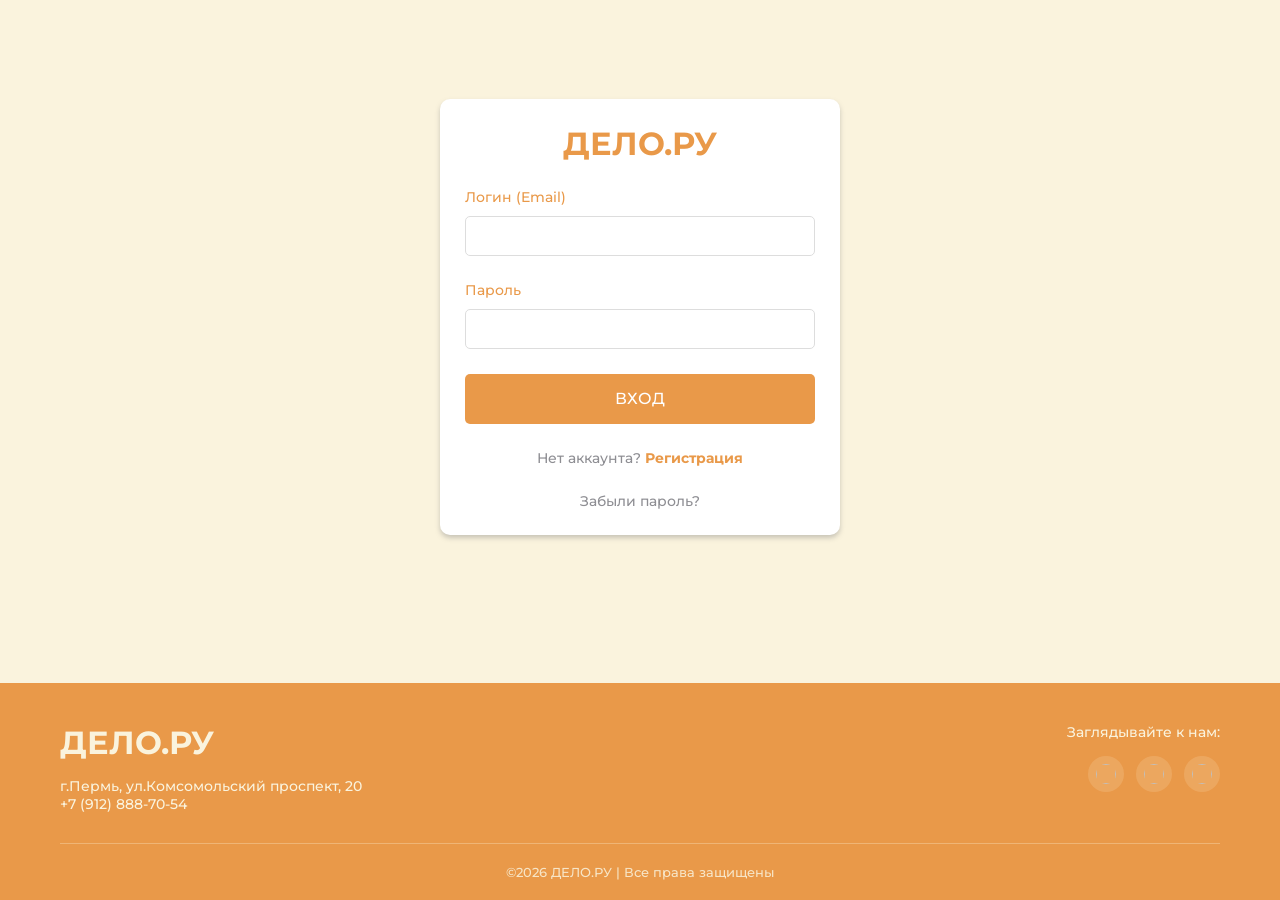
<file: pages/login.html>
<!DOCTYPE html>
<html lang="en">
<head>
    <meta charset="UTF-8">
    <meta name="viewport" content="width=device-width, initial-scale=1.0">
    <link rel="stylesheet" href="../resourses/css/style_log.css"/>
    <link rel="stylesheet" href="../resourses/css/font.css">
    <title>Вход</title>
</head>
<body>
    <div class="login-container">
        <div class="logo">
            <h1>ДЕЛО.РУ</h1>
        </div>

        <form id="loginForm">
            <div class="form-group">
                <label for="login">Логин (Email)</label>
                <input type="email" id="login" name="login">
            </div>

            <div class="form-group">
                <label for="password">Пароль</label>
                <input type="password" id="password" name="password">
            </div>

            <div id="errorBox" class="error-box" style="display:none;"></div>

            <div class="button-group">
                <button type="submit" class="btn-login">ВХОД</button>
            </div>

            <div class="links">
                <p>Нет аккаунта? <a href="registration.html" id="registrationLink">Регистрация</a></p>
            </div>

            <div class="forgot-password" id="forgotPassword">
                <a href="forgot_password.html" style="color:inherit; text-decoration:none;">Забыли пароль?</a>
            </div>
        </form>
    </div>

    <footer>
        <div class="foot">
            <div class="left">
                <label for="title">ДЕЛО.РУ</label>
                <p>г.Пермь, ул.Комсомольский проспект, 20 <br> +7 (912) 888-70-54</p>
            </div>
            <div class="right">
                <p>Заглядывайте к нам:</p>
                <div class="img_soc">
                    <img class="social_networks">
                    <img class="social_networks">
                    <img class="social_networks">
                </div>
            </div>
        </div>
        <div class="rights">
            <p>©2026 ДЕЛО.РУ | Все права защищены</p>
        </div>
    </footer>

    <script>
        document.getElementById('loginForm').addEventListener('submit', async (e) => {
            e.preventDefault();

            const data = {
                login: document.getElementById('login').value,
                password: document.getElementById('password').value
            };

            const res = await fetch('../api/login_form.php', {
                method: 'POST',
                headers: { 'Content-Type': 'application/json' },
                body: JSON.stringify(data)
            });

            const json = await res.json();

            if (json.ok) {
                if (json.role === 'applicant') {
                    window.location.href = '../pages/applicant_main.html';
                } else if (json.role === 'admin') {
                    window.location.href = '../pages/admin_main.html'
                } else if (json.role === 'judge') {
                    window.location.href = '../pages/judge_main.html'
                } else {
                    alert('Неизвестная роль!')
                }
            } else {
                const box = document.getElementById('errorBox');
                box.textContent = json.error;
                box.style.display = 'block';
            }
        });
    </script>
</body>
</html>
</file>
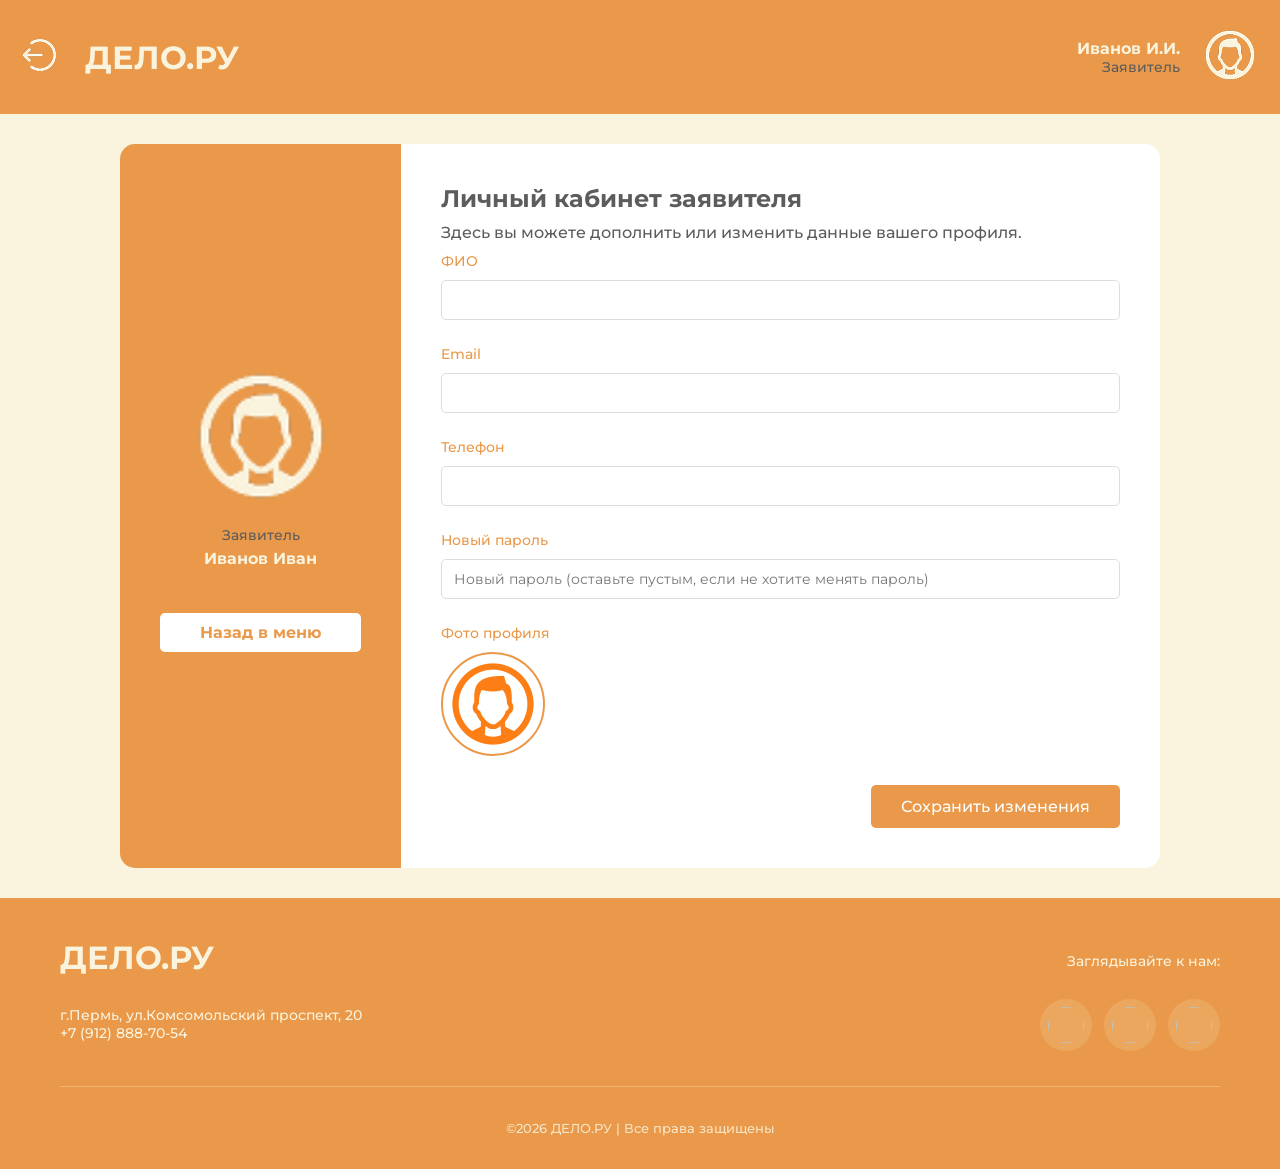
<file: pages/profile.html>
<!DOCTYPE html>
<html lang="en">
<head>
    <meta charset="UTF-8">
    <meta name="viewport" content="width=device-width, initial-scale=1.0">
    <title>Профиль</title>
    <link rel="stylesheet" href="../resourses/css/profile_style.css">
    <link rel="stylesheet" href="../resourses/css/font.css">
</head>
<body>
    <header>
        <div class="header-left">
            <a href="login.html">
                <img src="../resourses/img/exit.png" alt="Выход">
            </a>
            <label for="title">ДЕЛО.РУ</label>
        </div> 
    
        <div class="header-right">
            <div class="name-role">
                <label for="username" class="username">Иванов И.И.</label>
                <label for="role" class="role">Заявитель</label>
            </div>
            <a href="profile.html">
                <img src="../resourses/img/icon_user_light.png" alt="Профиль" class="userAvatar">
            </a>
        </div>
    </header>

        <div class="content-items">
            <div class="left-panel">
                <div class="left-content-panel">
                    <img src="../resourses/img/icon_user_light.png" alt="Аватар" class="userAvatar">
                    <span class="role">Заявитель</span>
                    <span class="username">Иванов Иван</span>
                    <button id="backBtn">Назад в меню</button>
                </div>
            </div>
            <div class="right-panel">
                <div class="right-content-panel">
                    <h2>Личный кабинет заявителя</h2>
                    <p>Здесь вы можете дополнить или изменить данные вашего профиля.</p>
                    <form id="profileForm">
                        <div class="form-group">
                            <label for="fullName">ФИО</label>
                            <input type="text" id="fullName" name="fio">
                        </div>

                        <div class="form-group">
                            <label for="email">Email</label>
                            <input type="email" id="email" name="email">
                        </div>
                    
                        <div class="form-group">
                            <label for="phone">Телефон</label>
                            <input type="tel" id="phone" name="phone">
                        </div>
                    
                        <div class="form-group">
                            <label for="password">Новый пароль</label>
                            <input type="password" id="password" name="password" placeholder="Новый пароль (оставьте пустым, если не хотите менять пароль)">
                        </div>

                        <div class="form-group">
                            <label>Фото профиля</label>
                            <div class="choose-img-group">
                                <div class="avatar-container">
                                    <img src="../resourses/img/icon_user.png" 
                                         alt="Аватар" 
                                         class="avatar userAvatar" 
                                         id="avatarPreview"
                                         onclick="document.getElementById('avatarInput').click()">
                                    <input type="file" 
                                           id="avatarInput" 
                                           name="avatar" 
                                           accept="image/*" 
                                           hidden>
                                </div>
                            </div>
                        </div>

                        <div id="errorBox" class="error-box" style="display:none;"></div>

                        <div class="button-group">
                            <button type="submit" class="btn-save">Сохранить изменения</button>
                        </div>
                    </form>
                </div>
            </div>
        </div>

    <footer>
        <div class="foot">
            <div class="left">
                <label for="title">ДЕЛО.РУ</label>
                <p>г.Пермь, ул.Комсомольский проспект, 20 <br> +7 (912) 888-70-54</p>
            </div>
            <div class="right">
                <p>Заглядывайте к нам:</p>
                <div class="img_soc">
                    <img class="social_networks">
                    <img class="social_networks">
                    <img class="social_networks">
                </div>
            </div>
        </div>
        <div class="rights">
            <p>©2026 ДЕЛО.РУ | Все права защищены</p>
        </div>
    </footer>

    <script src="../resourses/js/session.js"></script>

    <script>
        document.getElementById('backBtn').addEventListener('click', async () => {
            const res = await fetch('../api/user_data.php');
            const json = await res.json();

            if (!json.ok) {
                window.location.href = 'login.html';
                return;
            }

            const pages = {
                applicant: 'applicant_main.html',
                judge: 'judge_main.html',
                admin: 'admin_main.html'
            };
            window.location.href = pages[json.user.role] || 'login.html';
        });

        document.getElementById('avatarInput').addEventListener('change', function() {
            const file = this.files[0];
            if (!file) return;

            const reader = new FileReader();
            reader.onload = (e) => {
                document.getElementById('avatarPreview').src = e.target.result;
            };
            reader.readAsDataURL(file);
        });

        document.getElementById('profileForm').addEventListener('submit', async (e) => {
            e.preventDefault();

            const box = document.getElementById('errorBox');
            box.style.display = 'none';

            const data = new FormData();
            data.append('fio', document.getElementById('fullName').value);
            data.append('email', document.getElementById('email').value);
            data.append('phone', document.getElementById('phone').value);
            data.append('password', document.getElementById('password').value);

            const avatar = document.getElementById('avatarInput').files[0];
            if (avatar) data.append('avatar', avatar);

            const res  = await fetch('../api/update_profile.php', {
                method: 'POST',
                body: data
            });

            const json = await res.json();

            if (json.ok) {
                alert('Профиль обновлён!');
                location.reload();
            } else {
                box.textContent = json.error;
                box.style.display = 'block';
            }
        });
    </script>

</body>


</html>
</file>
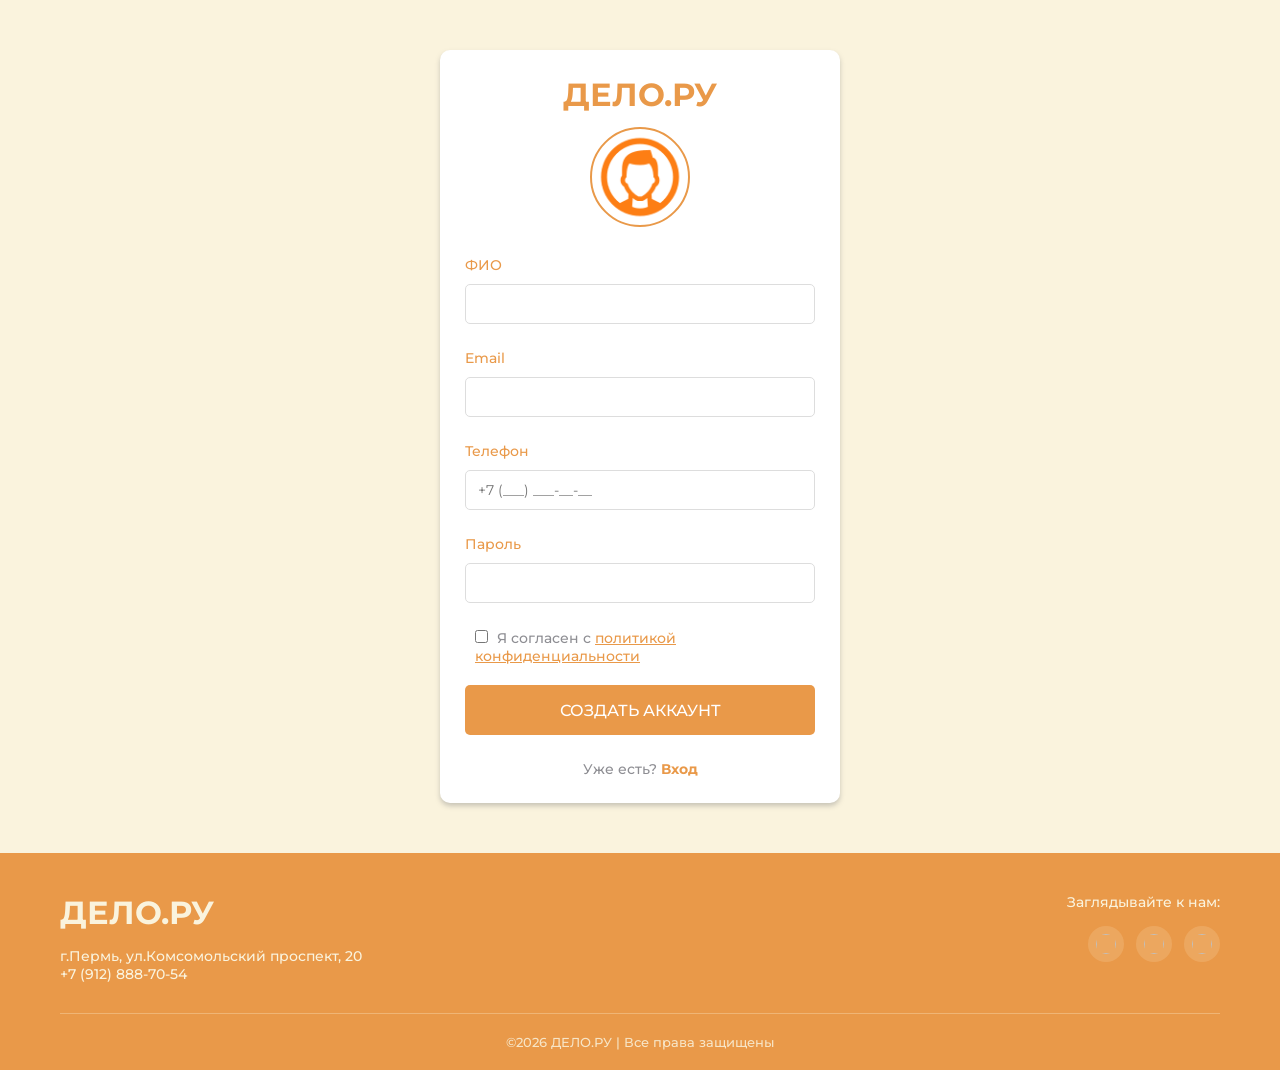
<file: pages/registration.html>
<!DOCTYPE html>
<html lang="ru">
<head>
    <meta charset="UTF-8">
    <meta name="viewport" content="width=device-width, initial-scale=1.0">
    <title>Регистрация</title>
    <link rel="stylesheet" href="../resourses/css/style_reg.css"/>
    <link rel="stylesheet" href="../resourses/css/font.css">
</head>
<body>
    <div class="registration-container">
        <div class="header">
            <h1>ДЕЛО.РУ</h1>
        </div>

        <div class="avatar-container">
            <img src="../resourses/img/icon_user.png" 
                 alt="Аватар" 
                 class="avatar" 
                 id="avatarPreview"
                 onclick="document.getElementById('avatarInput').click()">
            <input type="file" 
                   id="avatarInput" 
                   name="avatar" 
                   accept="image/*" 
                   hidden>
        </div>

        <form id="registrationForm" novalidate>
            <div class="form-group">
                <label for="fullName">ФИО</label>
                <input type="text" id="fio" name="fio" required>
            </div>

            <div class="form-group">
                <label for="email">Email</label>
                <input type="email" id="email" name="email" required>
            </div>

            <div class="form-group">
                <label for="phone">Телефон</label>
                <input type="tel" id="phone" name="phone" placeholder="+7 (___) ___-__-__" maxlength="18" inputmode="numeric" autocomplete="tel" required>
            </div>

            <div class="form-group">
                <label for="password">Пароль</label>
                <input type="password" id="password" name="password" required>
            </div>

            <div class="form-group checkbox-group">
                <label class="checkbox-label">
                    <input type="checkbox" id="privacy" name="privacy" required>
                    <span class="priv">Я согласен с <a href="#" onclick="openPrivacyModal(event)" target="_blank">политикой конфиденциальности</a></span>
                </label>
            </div>

            <div id="errorBox" class="error-box" style="display:none;"></div>

            <div class="button-group">
                <button type="submit" class="btn-register">СОЗДАТЬ АККАУНТ</button>
            </div>

            <div class="links">
                <p>Уже есть? <a href="login.html" id="loginLink">Вход</a></p>
            </div>
        </form>
    </div>

    <footer>
        <div class="foot">
            <div class="left">
                <label for="title">ДЕЛО.РУ</label>
                <p>г.Пермь, ул.Комсомольский проспект, 20 <br> +7 (912) 888-70-54</p>
            </div>
            <div class="right">
                <p>Заглядывайте к нам:</p>
                <div class="img_soc">
                    <img class="social_networks">
                    <img class="social_networks">
                    <img class="social_networks">
                </div>
            </div>
        </div>
        <div class="rights">
            <p>©2026 ДЕЛО.РУ | Все права защищены</p>
        </div>
    </footer>

    <!--модальное окно-->
    <div class="modal-overlay" id="privacyModal">
        <div class="modal">
            <div class="modal-header">
                <h2>Политика конфиденциальности</h2>
                <button class="modal-close" onclick="closePrivacyModal()">&times;</button>
            </div>
            <div class="modal-body">
                <h3>1. Что это за документ</h3>
                <p>Это политика конфиденциальности сайта «ДЕЛО.РУ». Она объясняет, какие данные о вас мы собираем, зачем и как их защищаем. Пользуясь сайтом, вы соглашаетесь с этими правилами.</p>
                        
                <h3>2. Какие данные мы собираем</h3>
                <p>При регистрации и подаче заявления мы получаем ваше ФИО, email, номер телефона и пароль. Пароль хранится в зашифрованном виде. Также сохраняются документы и тексты, которые вы прикрепляете к делу.</p>
                        
                <h3>3. Зачем нам эти данные</h3>
                <p>Данные нужны, чтобы создать вам аккаунт, связать вас с делом, отправлять уведомления о заседаниях, восстанавливать пароль и передавать информацию судье и администрации суда. Без этих данных мы не сможем принять заявление.</p>
                        
                <h3>4. Как мы защищаем данные</h3>
                <p>Регулярно делаем резервные копии и проверяем систему на уязвимости.</p>
            
                <h3>5. Кому передаются данные</h3>
                <p>Ваши данные не продаются и не передаются посторонним. Исключения — суд и правоохранительные органы по официальному запросу, а также случаи, когда это нужно для рассмотрения вашего дела.</p>
            
                <h3>6. Ваши права</h3>
                <p>Вы можете в любой момент запросить информацию о том, какие ваши данные у нас хранятся, потребовать их исправить или удалить, а также отозвать согласие на обработку и удалить аккаунт.</p>
            
                <h3>7. Связь с нами</h3>
                <p>Если есть вопросы — пишите на privacy@delo.ru или звоните по телефону +7 (342) 220-15-30.</p>
            </div>
            <div class="modal-footer">
                <button class="btn-modal btn-modal-secondary" onclick="closePrivacyModal()">Закрыть</button>
                <button class="btn-modal btn-modal-primary" onclick="acceptPrivacyPolicy()">Принять</button>
            </div>
        </div>
    </div>
    
    <script>
    // Автоформатирование телефона +7 (999) 123-45-67 ===
    document.addEventListener('DOMContentLoaded', () => {
        const phoneInput = document.getElementById('phone');

        phoneInput.addEventListener('focus', () => {
            if (!phoneInput.value) {
                phoneInput.value = '+7 (';
            }
        });

        phoneInput.addEventListener('blur', () => {
            if (phoneInput.value === '+7 (' || phoneInput.value === '+7') {
                phoneInput.value = '';
            }
        });

        phoneInput.addEventListener('input', (e) => {
            let digits = e.target.value.replace(/\D/g, '');

            if (digits.startsWith('8')) {
                digits = '7' + digits.slice(1);
            }
            if (digits && !digits.startsWith('7')) {
                digits = '7' + digits;
            }
            digits = digits.slice(0, 11);

            let formatted = '';
            if (digits.length > 0) {
                formatted = '+7';
                if (digits.length > 1) {
                    formatted += ' (' + digits.slice(1, 4);
                }
                if (digits.length >= 4) {
                    formatted += ') ' + digits.slice(4, 7);
                }
                if (digits.length >= 7) {
                    formatted += '-' + digits.slice(7, 9);
                }
                if (digits.length >= 9) {
                    formatted += '-' + digits.slice(9, 11);
                }
            }

            e.target.value = formatted;
        });

        phoneInput.addEventListener('keydown', (e) => {
            if (e.key === 'Backspace' && /[\s()\-]/.test(phoneInput.value.slice(-1))) {
                e.preventDefault();
                const digits = phoneInput.value.replace(/\D/g, '').slice(0, -1);
                phoneInput.value = '';
                phoneInput.dispatchEvent(new Event('input'));
                // Восстанавливаем цифры без последней
                if (digits) {
                    phoneInput.value = digits;
                    phoneInput.dispatchEvent(new Event('input'));
                }
            }
        });
    });
</script>

    <script>
        // Открытие модального окна
        function openPrivacyModal(event) {
            if (event) event.preventDefault();
            document.getElementById('privacyModal').classList.add('active');
            document.body.style.overflow = 'hidden';
        }

        // Закрытие модального окна
        function closePrivacyModal() {
            document.getElementById('privacyModal').classList.remove('active');
            document.body.style.overflow = '';
        }

        // Принятие политики
        function acceptPrivacyPolicy() {
            document.getElementById('privacy').checked = true;
            closePrivacyModal();
        }

        // Закрытие по клику на оверлей
        document.getElementById('privacyModal').addEventListener('click', function(e) {
            if (e.target === this) {
                closePrivacyModal();
            }
        });

        // Закрытие по клавише Escape
        document.addEventListener('keydown', function(e) {
            if (e.key === 'Escape') {
                closePrivacyModal();
            }
        });

    </script>

    <!--Отправка формы регистрации-->
    <script>
        document.getElementById('avatarInput').addEventListener('change', function(e) {
            const file = e.target.files[0];
            if (!file) return;

            const reader = new FileReader();
            reader.onload = (e) => {
                document.getElementById('avatarPreview').src = e.target.result;
            };

            reader.readAsDataURL(file);
        });
        
        document.getElementById('registrationForm').addEventListener('submit', async (e) => {
            e.preventDefault();

            const avatar = document.getElementById('avatarInput').files[0];
            if (!avatar) {
                const box = document.getElementById('errorBox');
                box.textContent = 'Выберите аватар';
                box.style.display = 'block';
                return;
            }

            const data = new FormData();

            data.append('fio', document.getElementById('fio').value);
            data.append('email', document.getElementById('email').value);
            data.append('phone', document.getElementById('phone').value);
            data.append('password', document.getElementById('password').value);
            data.append('privacy', document.getElementById('privacy').checked ? 'on' : '');
            data.append('avatar', avatar);

            const res = await fetch('../api/registration_form.php', {
                method: 'POST',
                body: data
            });

            const json = await res.json();

            if (json.ok) {
                alert('Аккаунт создан!');
                window.location.href = 'login.html';
            } else {
                const box = document.getElementById('errorBox');
                box.textContent = json.error;
                box.style.display = 'block';
            }
        });
    </script>
</body>
</html>
</file>
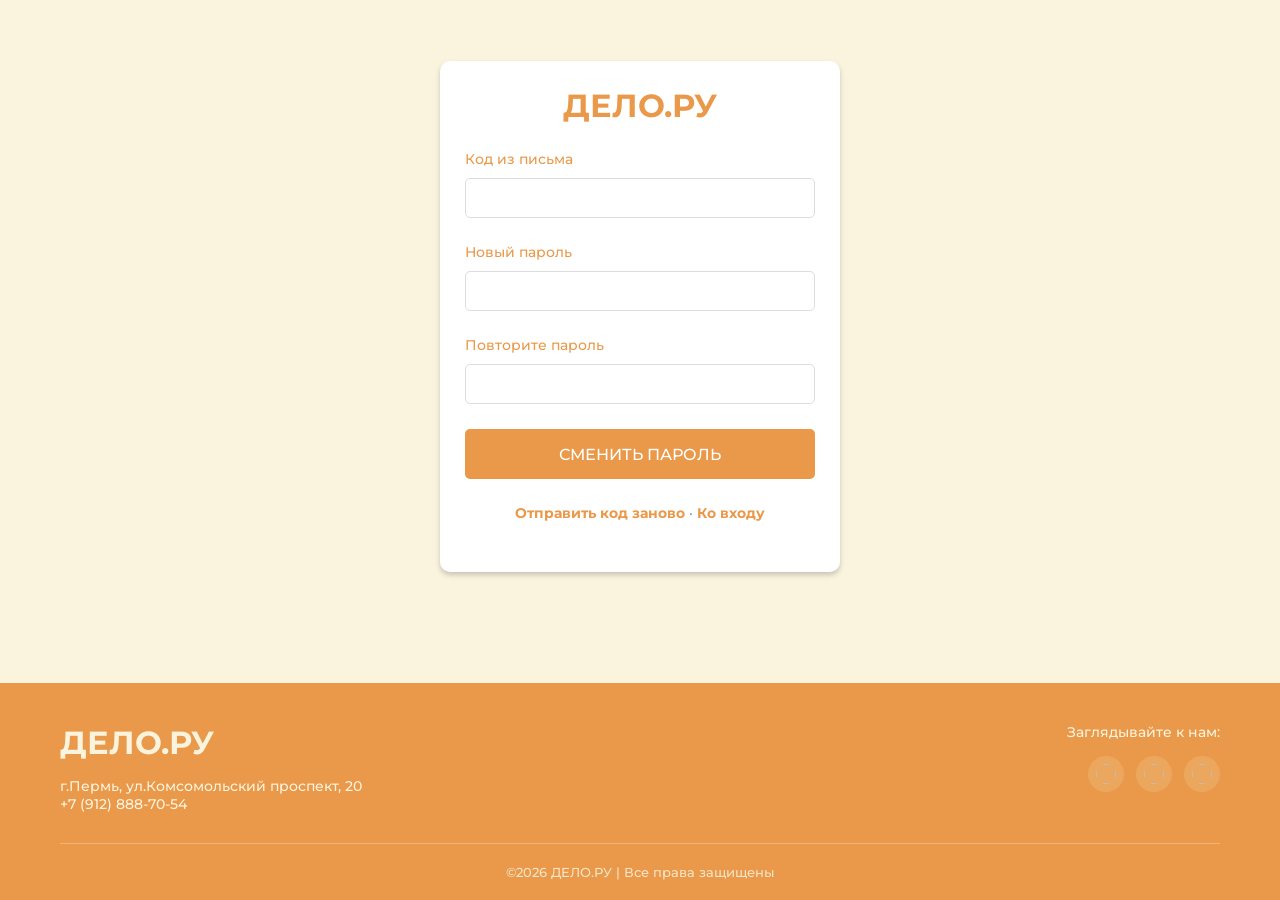
<file: pages/reset_password.html>
<!DOCTYPE html>
<html lang="ru">
<head>
    <meta charset="UTF-8">
    <meta name="viewport" content="width=device-width, initial-scale=1.0">
    <link rel="stylesheet" href="../resourses/css/style_log.css"/>
    <link rel="stylesheet" href="../resourses/css/font.css">
    <title>Сброс пароля</title>
</head>
<body>
    <div class="login-container">
        <div class="logo">
            <h1>ДЕЛО.РУ</h1>
        </div>

        <form id="resetForm">
            <div class="form-group">
                <label for="code">Код из письма</label>
                <input type="text" id="code" name="code" maxlength="6" inputmode="numeric" pattern="[0-9]{6}" required>
            </div>

            <div class="form-group">
                <label for="password">Новый пароль</label>
                <input type="password" id="password" name="password" minlength="6" required>
            </div>

            <div class="form-group">
                <label for="password2">Повторите пароль</label>
                <input type="password" id="password2" name="password2" minlength="6" required>
            </div>

            <div id="errorBox" class="error-box" style="display:none;"></div>
            <div id="successBox" class="error-box" style="display:none; background:#e8f5e9; color:#1b5e20; border-color:#c8e6c9;"></div>

            <div class="button-group">
                <button type="submit" class="btn-login">СМЕНИТЬ ПАРОЛЬ</button>
            </div>

            <div class="links">
                <p><a href="forgot_password.html">Отправить код заново</a> · <a href="login.html">Ко входу</a></p>
            </div>
        </form>
    </div>

    <footer>
        <div class="foot">
            <div class="left">
                <label for="title">ДЕЛО.РУ</label>
                <p>г.Пермь, ул.Комсомольский проспект, 20 <br> +7 (912) 888-70-54</p>
            </div>
            <div class="right">
                <p>Заглядывайте к нам:</p>
                <div class="img_soc">
                    <img class="social_networks">
                    <img class="social_networks">
                    <img class="social_networks">
                </div>
            </div>
        </div>
        <div class="rights">
            <p>©2026 ДЕЛО.РУ | Все права защищены</p>
        </div>
    </footer>

    <script>
        const errBox = document.getElementById('errorBox');
        const okBox  = document.getElementById('successBox');

        function showError(msg) {
            errBox.textContent = msg;
            errBox.style.display = 'block';
            okBox.style.display = 'none';
        }
        function showOk(msg) {
            okBox.textContent = msg;
            okBox.style.display = 'block';
            errBox.style.display = 'none';
        }

        document.getElementById('resetForm').addEventListener('submit', async (e) => {
            e.preventDefault();
            errBox.style.display = 'none';
            okBox.style.display  = 'none';

            const code = document.getElementById('code').value.trim();
            const pwd  = document.getElementById('password').value;
            const pwd2 = document.getElementById('password2').value;

            if (!/^\d{6}$/.test(code)) {
                return showError('Код должен состоять из 6 цифр');
            }
            if (pwd.length < 6) {
                return showError('Пароль должен быть не короче 6 символов');
            }
            if (pwd !== pwd2) {
                return showError('Пароли не совпадают');
            }

            const verifyRes = await fetch('../api/verify_reset_code.php', {
                method: 'POST',
                headers: { 'Content-Type': 'application/json' },
                body: JSON.stringify({ code })
            });
            const verifyJson = await verifyRes.json();

            if (!verifyJson.ok) {
                return showError(verifyJson.error);
            }

            const resetRes = await fetch('../api/reset_password.php', {
                method: 'POST',
                headers: { 'Content-Type': 'application/json' },
                body: JSON.stringify({ password: pwd })
            });
            const resetJson = await resetRes.json();

            if (resetJson.ok) {
                showOk('Пароль изменён! Перенаправляем на вход...');
                setTimeout(() => window.location.href = 'login.html', 1500);
            } else {
                showError(resetJson.error);
            }
        });
    </script>
</body>
</html>
</file>
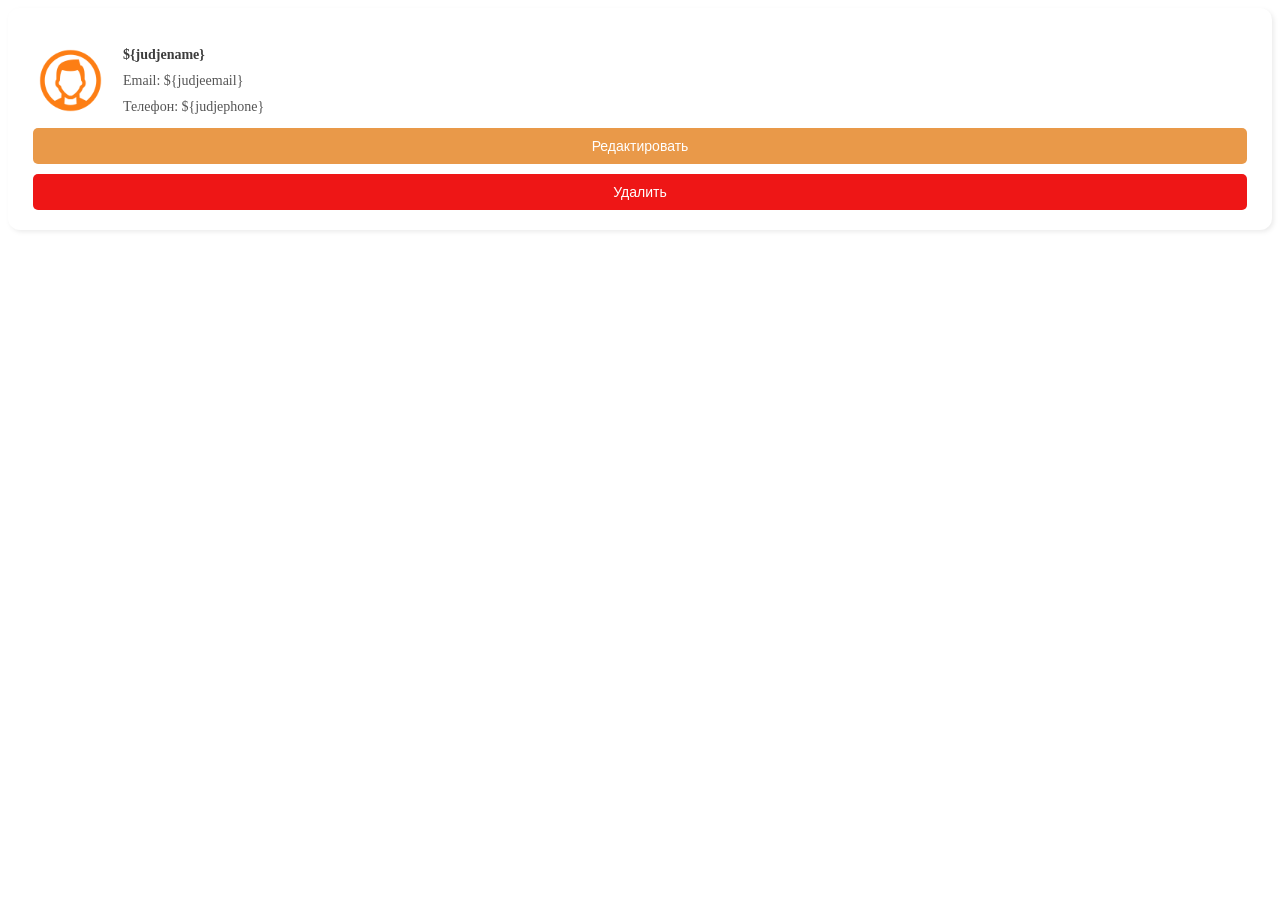
<file: resourses/js/components/applicant/text.html>
<!DOCTYPE html>
<html lang="en">
<head>
    <meta charset="UTF-8">
    <meta name="viewport" content="width=device-width, initial-scale=1.0">
    <title>Document</title>
    <link rel="stylesheet" href="../applicant/test.css">
</head>
<body>
    <div class="cardCase">
        <div class="content-judje">
            <img src="/resourses/img/icon_user.png" alt="Аватар">
            <div class="judje-info">
                <p class="judje-name">${judjename}</p>
                <p class="judje-email">Email: ${judjeemail}</p>
                <p class="judje-phone">Телефон: ${judjephone}</p>
            </div>
        </div>
        <div class="btns">
            <button class="judje-edit">Редактировать</button>
            <button class="judje-delete">Удалить</button>
        </div>
    </div>
</body>
</html>
</file>
<file: resourses/css/menu_style.css>
/*Шапка*/

body {
    margin: 0;
    padding: 0;
    background-color: #FAF3DD;
    min-height: 100vh;
    display: flex;
    flex-direction: column;
}

header {
    background-color: #E99949;
    padding: 25px 20px;
    justify-content: space-between;
    display: flex;
}

.header-left {
    display: flex;
    align-items: center;
    justify-content: left;
    gap: 25px;
}

.header-left label {
    color: #FAF3DD;
    font-size: 32px;
    font-weight: bold;
}

.header-left img {
    width: 40px;
    height: 40px;
}

.header-right {
    display: flex;
    align-items: center;
    justify-content: right;
    gap: 20px;
}

.header-right .name-role {
    display: flex;
    flex-direction: column;
    justify-content: center;
    align-items: flex-end;
}

.header-right .username {
    color: #FAF3DD;
    font-size: 16px;
    font-weight: bold;
}

.header-right .role {
    color: #5C5C5C;
    font-size: 14px;
    font-weight: 500;
}

.header-right img {
    width: 60px;
    height: 60px;
    border-radius: 50%;
    object-fit: cover;
}

/*Боди*/

.content {
    display: flex;
    padding: 30px 40px 30px 30px;
    align-items: stretch;
    gap: 40px;
    flex: 1;
}

.menu-panel {
    width: 280px;
    background-color: white;
    box-shadow: 3px 3px 5px rgba(128, 128, 128, 0.4);
    padding: 15px;
    border-radius: 15px;
}

.menu-title {
    color: #C07E3C;
    font-size: 15px;
    font-weight: 500;
    margin: 0 0 15px 12px;
}

.menu-items {
    display: flex;
    flex-direction: column;
    gap: 10px;
}

.menu-item {
    position: relative;
    display: flex;
    align-items: center;
    padding: 10px 15px;
    border-radius: 8px;
    color: #E99949;
    font-size: 16px;
    font-weight: bold;
    cursor: pointer;
    transition: background-color 0.2s, color 0.2s;
}

.menu-item input[type="radio"] {
    position: absolute;
    inset: 0;
    width: 100%;
    height: 100%;
    opacity: 0;
    margin: 0;
    cursor: pointer;
    z-index: 1;
}


.menu-item-content {
    display: flex;
    align-items: center;
    gap: 10px;
    position: relative;
    z-index: 0;
    pointer-events: none;
}

.menu-item img {
    width: 30px;
    height: 30px;
}

.menu-item:hover {
    background-color: #FFF8F0;
}

.menu-item:has(input[type="radio"]:checked) {
    background-color: #FFF1E0;
    font-weight: 600;
}

.page-content {
    flex: 1;
    min-width: 0;
    background-color: #FFFFFF;
    border-radius: 15px;
    box-shadow: 3px 3px 5px rgba(128, 128, 128, 0.4);
    padding: 25px;
}

.page-content h1 {
    color: #5C5C5C;
    font-size: 25px;
    margin: 0px 0px 15px 0px;
}

.page-content p {
    color: #5C5C5C;
    font-size: 16px;
    font-weight: 500;
    margin: 0px 0px 15px 0px;
}

.cases-list {
    display: flex;
    flex-direction: column;
    gap: 20px;
    max-height: 600px;
    overflow-y: auto;
    padding-right: 8px;
}

.shedules-list {
    display: flex;
    flex-direction: column;
    gap: 20px;
    max-height: 600px;
    overflow-y: auto;
    padding-right: 8px;
}

.cases-list::-webkit-scrollbar {
    width: 8px;
}
.cases-list::-webkit-scrollbar-thumb {
    background-color: #E99949;
    border-radius: 4px;
}
.cases-list::-webkit-scrollbar-track {
    background-color: #F9F5EC;
    border-radius: 4px;
}

.shedules-list::-webkit-scrollbar {
    width: 8px;
}
.shedules-list::-webkit-scrollbar-thumb {
    background-color: #E99949;
    border-radius: 4px;
}
.shedules-list::-webkit-scrollbar-track {
    background-color: #F9F5EC;
    border-radius: 4px;
}

/*Окно подачи заявления*/

.form-group {
    margin-bottom: 25px;
}

.form-group label {
    display: block;
    font-size: 14px;
    font-weight: 500;
    color: #E99949;
    margin-bottom: 10px;
}

.form-group textarea {
    width: 100%;
    height: 140px;
    resize: vertical;
    padding: 10px 12px;
    border: 1px solid #ddd;
    border-radius: 5px;
    font-size: 14px;
    box-sizing: border-box;
    transition: border-color 0.25s, box-shadow 0.25s, background-color 0.25s;
}

.form-group textarea:hover {
    border-color: #f0b273;
}

.form-group textarea:focus {
    outline: none;
    border-color: #E99949;
    background-color: #FFFDF9;
    box-shadow: 0 0 0 4px rgba(233, 153, 73, 0.15);
}

.form-group select {
    width: 100%;
    padding: 10px 12px;
    border: 1px solid #ddd;
    border-radius: 5px;
    font-size: 14px;
    box-sizing: border-box;
    transition: border-color 0.25s, box-shadow 0.25s, background-color 0.25s;
}

.form-group select:hover {
    border-color: #f0b273;
}

.form-group select:focus {
    outline: none;
    border-color: #E99949;
    background-color: #FFFDF9;
    box-shadow: 0 0 0 4px rgba(233, 153, 73, 0.15);
}

.form-group .choose-img-group {
    display: flex;
    align-items: center;
    margin: 15px;
}

.form-group .btn-img {
    width: 56px;
    height: 56px;
}

.btn-img img {
    width: 30px;
    height: 30px;
}

.btn-img {
    width: auto;
    background-color: #E99949;
    color: white;
    border: none;
    border-radius: 5px;
    cursor: pointer;
    transition: background-color 0.3s;
}

.btn-img:hover {
    background-color: #d88a3d;
}

.choose-img-group label {
    margin: 0px 0px 0px 25px;
    color: #5C5C5C;
    font-size: 14px;
    font-weight: 500;
}

.button-group {
    text-align: right;
    margin-top: auto;
}

.btn-save {
    width: auto;
    padding: 12px 30px;
    background-color: #E99949;
    color: white;
    border: none;
    border-radius: 5px;
    font-family: 'Montserrat', sans-serif;
    font-size: 16px;
    font-weight: 500;
    cursor: pointer;
    transition: background-color 0.3s;
}

.btn-save:hover {
    background-color: #d88a3d;
}

.back-link {
    display: inline-block;
    color: #E99949;
    font-size: 14px;
    font-weight: 500;
    text-decoration: none;
    margin-bottom: 20px;
    transition: color 0.25s;
}

.back-link:hover {
    color: #d88a3d;
    text-decoration: underline;
}

.edit-form {
    width: 100%;
}

.error-box {
    background: #fdecea;
    color: #b71c1c;
    border: 1px solid #f5c6cb;
    border-radius: 5px;
    padding: 10px 15px;
    margin-bottom: 15px;
    font-size: 14px;
}

.files-list {
    display: flex;
    flex-direction: column;
    gap: 8px;
    margin-bottom: 15px;
}

.file-link {
    color: #E99949;
    text-decoration: none;
    font-size: 14px;
    padding: 8px 12px;
    background-color: #FFF8F0;
    border-radius: 5px;
    transition: background-color 0.2s;
}

.file-link:hover {
    background-color: #FFF1E0;
    text-decoration: underline;
}

.admin-reply {
    background-color: #FFF8F0;
    border-left: 4px solid #E99949;
    padding: 15px;
    border-radius: 5px;
    color: #3D3D3D;
    font-size: 14px;
    line-height: 1.5;
}

.applicant-avatar {
    width: 75px;
    height: 75px;
    border-radius: 50%;
    object-fit: cover;
    margin-right: 15px;
    flex-shrink: 0;
}

/*Футер*/

footer {
    background-color: #E99949;
    color: #FAF3DD;
    padding: 40px 60px 20px;
    margin-top: auto;
}

.foot {
    display: flex;
    justify-content: space-between;
    align-items: flex-start;
    gap: 40px;
    max-width: 1200px;
    margin: 0 auto;
    padding-bottom: 30px;
    border-bottom: 1px solid rgba(250, 243, 221, 0.3);
}

.left {
    display: flex;
    flex-direction: column;
    gap: 15px;
}

.left label {
    color: #FAF3DD;
    font-size: 32px;
    font-weight: bold;
}

.left p {
    font-size: 14px;
    font-weight: 500;
    color: #FAF3DD;
}

.right {
    display: flex;
    flex-direction: column;
    align-items: flex-end;
    gap: 15px;
}

.right p {
    font-size: 14px;
    font-weight: 500;
    color: #FAF3DD;
}

.img_soc {
    display: flex;
    gap: 12px;
}

.social_networks {
    width: 36px;
    height: 36px;
    padding: 8px;
    background-color: rgba(250, 243, 221, 0.15);
    border-radius: 50%;
    cursor: pointer;
    transition: background-color 0.25s, transform 0.25s;
}

.social_networks:hover {
    background-color: #FAF3DD;
    transform: translateY(-2px);
}

.rights {
    text-align: center;
    padding-top: 20px;
    max-width: 1200px;
    margin: 0 auto;
}

.rights p {
    font-size: 13px;
    font-weight: 500;
    color: #FAF3DD;
    opacity: 0.85;
}

/*Переход между окнами*/

.tab-content {
    display: none;
}

.tab-content.active {
    display: block;
}
</file>
<file: resourses/css/admin_style.css>
/*Контейнеры для элементов*/

.cases-list-applicants {
    display: flex;
    flex-direction: column;
    gap: 20px;
    max-height: 600px;
    overflow-y: auto;
    padding-right: 8px;
}

.select-list-judje {
    display: flex;
    flex-direction: column;
    gap: 20px;
    max-height: 400px;
    overflow-y: auto;
    padding-right: 8px;
    margin-top: 15px;
}

.judjes-list {
    display: flex;
    flex-direction: column;
    gap: 20px;
    max-height: 400px;
    overflow-y: auto;
    padding-right: 8px;
    margin-top: 15px;
}

/*Форма редактирования*/

.back-link {
    display: inline-block;
    color: #E99949;
    font-size: 14px;
    font-weight: 500;
    text-decoration: none;
    margin-bottom: 20px;
    transition: color 0.25s;
}

.back-link:hover {
    color: #d88a3d;
    text-decoration: underline;
}

.edit-form-wrapper {
    width: 100%;
}

.edit-form-wrapper h1 {
    color: #5C5C5C;
    font-size: 25px;
    font-weight: bold;
    margin: 0px 0px 10px 0px;
}

.edit-form-wrapper > p {
    color: #5C5C5C;
    font-size: 15px;
    font-weight: 500;
    margin: 0px 0px 25px 0px;
}

.edit-form {
    width: 100%;
}

.edit-form .form-group {
    margin-bottom: 20px;
}

.edit-form .form-group label {
    display: block;
    color: #E99949;
    font-size: 14px;
    font-weight: 500;
    margin-bottom: 10px;
}

.edit-form .form-group input {
    width: 100%;
    max-width: 100%;
    padding: 10px 12px;
    border: 1px solid #ddd;
    border-radius: 5px;
    font-size: 14px;
    color: #5C5C5C;
    box-sizing: border-box;
    transition: border-color 0.25s, box-shadow 0.25s, background-color 0.25s;
}

.edit-form .form-group input:hover {
    border-color: #f0b273;
}

.edit-form .form-group input:focus {
    outline: none;
    border-color: #E99949;
    background-color: #FFFDF9;
    box-shadow: 0 0 0 4px rgba(233, 153, 73, 0.15);
}

.edit-form .button-group {
    display: flex;
    justify-content: flex-end;
    margin-top: 10px;
}

/*Осмотр заявления*/

.review-subtitle {
    color: #8E8E93;
    font-size: 14px;
    font-weight: 500;
    margin: 0px 0px 25px 0px;
}

.section-title {
    color: #5C5C5C;
    font-size: 17px;
    font-weight: bold;
    margin: 0px 0px 15px 0px;
}

.applicant-block {
    display: flex;
    align-items: center;
    gap: 20px;
    background-color: #FFFFFF;
    border: 1px solid #eee;
    border-radius: 10px;
    padding: 20px;
    margin-bottom: 30px;
}

.applicant-avatar {
    width: 80px;
    height: 80px;
    flex-shrink: 0;
    display: block;
}

.applicant-data {
    display: flex;
    flex-direction: column;
    gap: 6px;
    min-width: 0;
}

.applicant-line {
    color: #3D3D3D;
    font-size: 14px;
    margin: 0px;
}

.documents-block {
    background-color: #FAF3DD;
    border-radius: 10px;
    padding: 20px;
    margin-bottom: 30px;
}

.documents-empty {
    color: #8E8E93;
    font-size: 14px;
    font-weight: 500;
    font-style: italic;
    margin: 0px;
}

.decision-block {
    background-color: #FDF6F0;
    border: 1px solid #F5E3D0;
    border-radius: 10px;
    padding: 25px;
}

.decision-row {
    display: flex;
    flex-direction: column;
    margin-bottom: 20px;
}

.decision-row label {
    color: #E99949;
    font-size: 14px;
    font-weight: 600;
    margin-bottom: 10px;
}

select {
    width: 100%;
    padding: 10px 12px;
    border: 1px solid #ddd;
    border-radius: 5px;
    font-size: 14px;
    box-sizing: border-box;
    transition: border-color 0.25s, box-shadow 0.25s, background-color 0.25s;
}

select:hover {
    border-color: #f0b273;
}

select:focus {
    outline: none;
    border-color: #E99949;
    background-color: #FFFDF9;
    box-shadow: 0 0 0 4px rgba(233, 153, 73, 0.15);
}

.decision-textarea {
    width: 100%;
    min-height: 120px;
    padding: 12px;
    border: 1px solid #ddd;
    border-radius: 6px;
    background-color: #FFFFFF;
    font-size: 14px;
    color: #3D3D3D;
    resize: vertical;
    box-sizing: border-box;
    transition: border-color 0.25s, box-shadow 0.25s;
}

.decision-textarea:hover {
    border-color: #f0b273;
}

.decision-textarea:focus {
    outline: none;
    border-color: #E99949;
    box-shadow: 0 0 0 4px rgba(233, 153, 73, 0.15);
}

.decision-block .button-group {
    display: flex;
    justify-content: flex-end;
    margin-top: 10px;
}

.decision-block .btn-save {
    padding: 12px 30px;
    background-color: #E99949;
    color: #FFFFFF;
    border: none;
    border-radius: 5px;
    font-size: 15px;
    font-weight: 600;
    cursor: pointer;
    transition: background-color 0.25s, transform 0.15s, box-shadow 0.25s;
}

.decision-block .btn-save:hover {
    background-color: #d88a3d;
    box-shadow: 0 6px 14px rgba(233, 153, 73, 0.35);
}

/*Фильтрация*/

#filterType {
    margin-bottom: 15px;
}

.filter-select {
    padding: 10px 15px;
    border: 1px solid #ddd;
    border-radius: 6px;
    font-size: 14px;
    color: #3D3D3D;
    background-color: #FFFFFF;
    min-width: 220px;
    margin-bottom: 20px;
}

.filter-select:focus {
    outline: none;
    border-color: #E99949;
    box-shadow: 0 0 0 4px rgba(233, 153, 73, 0.15);
}

.empty-list {
    text-align: center;
    color: #8E8E93;
    font-size: 14px;
    padding: 40px 20px;
    background-color: #F9F5EC;
    border-radius: 8px;
}

/*Скролл*/

.cases-list-applicants::-webkit-scrollbar {
    width: 8px;
}
.cases-list-applicants::-webkit-scrollbar-thumb {
    background-color: #E99949;
    border-radius: 4px;
}
.cases-list-applicants::-webkit-scrollbar-track {
    background-color: #F9F5EC;
    border-radius: 4px;
}

.select-list-judje::-webkit-scrollbar {
    width: 8px;
}
.select-list-judje::-webkit-scrollbar-thumb {
    background-color: #E99949;
    border-radius: 4px;
}
.select-list-judje::-webkit-scrollbar-track {
    background-color: #F9F5EC;
    border-radius: 4px;
}

.judjes-list::-webkit-scrollbar {
    width: 8px;
}
.judjes-list::-webkit-scrollbar-thumb {
    background-color: #E99949;
    border-radius: 4px;
}
.judjes-list::-webkit-scrollbar-track {
    background-color: #F9F5EC;
    border-radius: 4px;
}
</file>
<file: resourses/css/font.css>
@import url('https://fonts.googleapis.com/css2?family=Montserrat:wght@400;500;700&display=swap');

:root {
    --font-main: 'Montserrat', sans-serif;
}

body, input, button, textarea, select {
    font-family: var(--font-main);
}
</file>
<file: resourses/css/style_log.css>
* {
            margin: 0;
            padding: 0;
            box-sizing: border-box;
        }

        body {
            background-color: #FAF3DD;
            display: flex;
            flex-direction: column;
            min-height: 100vh;
        }

        .login-container {
            margin: auto;
            background-color: #FFFFFF;
            border-radius: 10px;
            padding: 25px;
            box-shadow: 0 3px 5px rgba(128, 128, 128, 0.4);
            max-width: 400px;
            width: 100%;
        }

        .logo {
            text-align: center;
            margin-bottom: 25px;
        }

        .logo h1 {
            font-size: 32px;
            font-weight: bold;
            color: #E99949;
            margin: 0;
        }

        .form-group {
            margin-bottom: 25px;
        }

        .form-group label {
            display: block;
            font-size: 14px;
            font-weight: 500;
            color: #E99949;
            margin-bottom: 10px;
        }

        .form-group input {
            width: 100%;
            padding: 10px 12px;
            border: 1px solid #ddd;
            border-radius: 5px;
            font-size: 14px;
            box-sizing: border-box;
            transition: border-color 0.25s, box-shadow 0.25s, background-color 0.25s;
        }

        .form-group input:hover {
            border-color: #f0b273;
        }

        .form-group input:focus {
            outline: none;
            border-color: #E99949;
            background-color: #FFFDF9;
            box-shadow: 0 0 0 4px rgba(233, 153, 73, 0.15);
        }

        .button-group {
            text-align: center;
        }

        .btn-login {
            width: 100%;
            height: 50px;
            background-color: #E99949;
            color: white;
            border: none;
            border-radius: 5px;
            font-size: 16px;
            font-weight: 500;
            cursor: pointer;
            transition: background-color 0.3s;
        }

        .btn-login:hover {
            background-color: #d88a3d;
        }

        .links {
            text-align: center;
            margin-top: 25px;
            margin-bottom: 25px;
        }

        .links p {
            font-size: 14px;
            font-weight: 500;
            color: #8E8E93;
        }

        .links a {
            color: #E99949;
            font-weight: bold;
            text-decoration: none;
        }

        .links a:hover {
            text-decoration: underline;
        }

        .forgot-password {
            text-align: center;
            font-size: 14px;
            font-weight: 500;
            color: #8E8E93;
            cursor: pointer;
        }

        .forgot-password:hover {
            color: #E99949;
        }

        .error-box {
            background: #fdecea;
            color: #b71c1c;
            border: 1px solid #f5c6cb;
            border-radius: 5px;
            padding: 10px 15px;
            margin-bottom: 15px;
            font-size: 14px;
        }

    /*Футер*/

    footer {
        background-color: #E99949;
        color: #FAF3DD;
        padding: 40px 60px 20px;
        margin-top: 50px;
        width: 100%;
        flex-shrink: 0;
    }

    .foot {
        display: flex;
        justify-content: space-between;
        align-items: flex-start;
        gap: 40px;
        max-width: 1200px;
        margin: 0 auto;
        padding-bottom: 30px;
        border-bottom: 1px solid rgba(250, 243, 221, 0.3);
    }

    .left {
        display: flex;
        flex-direction: column;
        gap: 15px;
    }

    .left label {
        color: #FAF3DD;
        font-size: 32px;
        font-weight: bold;
    }

    .left p {
        font-size: 14px;
        font-weight: 500;
        color: #FAF3DD;
    }

    .right {
        display: flex;
        flex-direction: column;
        align-items: flex-end;
        gap: 15px;
    }

    .right p {
        font-size: 14px;
        font-weight: 500;
        color: #FAF3DD;
    }

    .img_soc {
        display: flex;
        gap: 12px;
    }

    .social_networks {
        width: 36px;
        height: 36px;
        padding: 8px;
        background-color: rgba(250, 243, 221, 0.15);
        border-radius: 50%;
        cursor: pointer;
        transition: background-color 0.25s, transform 0.25s;
    }

    .social_networks:hover {
        background-color: #FAF3DD;
        transform: translateY(-2px);
    }

    .rights {
        text-align: center;
        padding-top: 20px;
        max-width: 1200px;
        margin: 0 auto;
    }

    .rights p {
        font-size: 13px;
        font-weight: 500;
        color: #FAF3DD;
        opacity: 0.85;
    }
</file>
<file: resourses/css/judje_style.css>
/*Контейнеры для элементов*/

.notifications-list {
    display: flex;
    flex-direction: column;
    gap: 20px;
    max-height: 600px;
    overflow-y: auto;
    padding-right: 8px;
}

.judje-case-list {
    display: flex;
    flex-direction: column;
    gap: 20px;
    max-height: 600px;
    overflow-y: auto;
    padding-right: 8px;
}

/*Форма назначения заседания*/

.appoint-content {
    padding: 25px;
    width: 100%;
    box-sizing: border-box;
}

.back-link {
    display: inline-block;
    color: #E99949;
    font-size: 14px;
    font-weight: 500;
    text-decoration: none;
    margin-bottom: 20px;
}

.back-link:hover {
    text-decoration: underline;
}

.appoint-content h1 {
    color: #5C5C5C;
    font-size: 25px;
    font-weight: bold;
    margin: 0px 20px 15px 0px;
}

.appoint-content p {
    color: #5C5C5C;
    font-size: 14px;
    font-weight: 500;
    margin: 0px 0px 8px 0px;
}

.appoint-form {
    display: flex;
    flex-direction: row;
    margin-top: 20px;
    justify-content: space-between;
    gap: 20px;
}

.appoint-form .form-group {
    flex: 1;
    margin-bottom: 20px;
}

.appoint-form label {
    display: block;
    color: #E99949;
    font-size: 13px;
    font-weight: bold;
    margin-bottom: 10px;
}

.appoint-form input {
    width: 100%;
    padding: 10px 12px;
    border: 1px solid #ddd;
    border-radius: 5px;
    font-size: 14px;
    color: #5C5C5C;
    box-sizing: border-box;
    transition: border-color 0.25s, box-shadow 0.25s, background-color 0.25s;
}

.appoint-form input:hover {
    border-color: #f0b273;
}

.appoint-form input:focus {
    outline: none;
    border-color: #E99949;
    background-color: #FFFDF9;
    box-shadow: 0 0 0 4px rgba(233, 153, 73, 0.15);
}

.appointBtn {
    width: 100%;
    padding: 14px 0;
    margin-top: 10px;
    background-color: #E99949;
    color: #FFFFFF;
    border: none;
    border-radius: 6px;
    font-size: 15px;
    font-weight: bold;
    cursor: pointer;
    transition: background-color 0.25s, transform 0.15s, box-shadow 0.25s;
}

.appointBtn:hover {
    background-color: #d88a3d;
}

/*Скролл*/

.notifications-list::-webkit-scrollbar {
    width: 8px;
}
.notifications-list::-webkit-scrollbar-thumb {
    background-color: #E99949;
    border-radius: 4px;
}
.notifications-list::-webkit-scrollbar-track {
    background-color: #F9F5EC;
    border-radius: 4px;
}

.judje-case-list::-webkit-scrollbar {
    width: 8px;
}
.judje-case-list::-webkit-scrollbar-thumb {
    background-color: #E99949;
    border-radius: 4px;
}
.judje-case-list::-webkit-scrollbar-track {
    background-color: #F9F5EC;
    border-radius: 4px;
}
</file>
<file: resourses/css/profile_style.css>
/*Шапка*/

body {
    margin: 0;
    padding: 0;
    background-color: #FAF3DD;
    min-height: 100vh;
    display: flex;
    flex-direction: column;
}

header {
    background-color: #E99949;
    padding: 25px 20px;
    justify-content: space-between;
    display: flex;
}

.header-left {
    display: flex;
    align-items: center;
    justify-content: left;
    gap: 25px;
}

.header-left label {
    color: #FAF3DD;
    font-size: 32px;
    font-weight: bold;
}

.header-left img {
    width: 40px;
    height: 40px;
}

.header-right {
    display: flex;
    align-items: center;
    justify-content: right;
    gap: 20px;
}

.header-right .name-role {
    display: flex;
    flex-direction: column;
    justify-content: center;
    align-items: flex-end;
}

.header-right .username {
    color: #FAF3DD;
    font-size: 16px;
    font-weight: bold;
}

.header-right .role {
    color: #5C5C5C;
    font-size: 14px;
    font-weight: 500;
}

.header-right img {
    width: 60px;
    height: 60px;
    border-radius: 50%
}

/*Боди*/

.content {
    flex: 1;
    display: flex;
    justify-content: center;
    align-items: center;
    padding: 30px;
    min-height: 0;
}

.content-items {
    display: flex;
    flex-direction: row;
    max-width: 1100px;
    width: 100%;
    margin: auto;
    padding: 30px;
    box-sizing: border-box;
    align-self: center;
}

.left-panel {
    display: flex;
    flex-direction: column;
    justify-content: center;
    align-items: center;
    background-color: #E99949;
    padding: 50px 40px;
    border-radius: 15px 0px 0px 15px;
}

.left-content-panel {
    display: flex;
    flex-direction: column;
    align-items: center;
    text-align: center;
}

.left-content-panel img {
    width: 150px;
    height: 150px;
    display: block;
    border-radius: 50%;
    object-fit: cover; 
    margin-bottom: 15px;
}

.left-content-panel .role {
    color: #5C5C5C;
    font-size: 14px;
    font-weight: 500;
    margin-bottom: 5px;
}

.left-content-panel .username {
    color: #FAF3DD;
    font-size: 16px;
    font-weight: bold;
    margin-bottom: 45px;
}

.left-content-panel #backBtn {
    width: 201px;
    padding: 10px 0;
    background-color: #FFFFFF;
    color: #E99949;
    border: none;
    border-radius: 5px;
    font-size: 16px;
    font-weight:bold;
    cursor: pointer;
    transition: background-color 0.3s;
}

#backBtn:hover {
    background-color: #dfdfdf;
}

.right-panel {
    flex: 1;
    min-width: 0;
    display: flex;
    flex-direction: column;
    background-color: #FFFFFF;
    padding: 40px 40px;
    border-radius: 0px 15px 15px 0px;
}

.right-content-panel {
    display: flex;
    flex-direction: column;
    flex: 1;
    min-width: 0;
}

.right-content-panel h2 {
    color: #5C5C5C;
    margin: 0px 0px 10px 0px;
}

.right-content-panel p {
    color: #5C5C5C;
    font-size: 16px;
    font-weight: 500;
    margin: 0px 0px 10px 0px;
}

.form-group {
    margin-bottom: 25px;
}

.form-group label {
    display: block;
    font-size: 14px;
    font-weight: 500;
    color: #E99949;
    margin-bottom: 10px;
}

.form-group input {
    width: 100%;
    padding: 10px 12px;
    border: 1px solid #ddd;
    border-radius: 5px;
    font-size: 14px;
    box-sizing: border-box;
    transition: border-color 0.25s, box-shadow 0.25s, background-color 0.25s;
}

.form-group input:hover {
    border-color: #f0b273;
}

.form-group input:focus {
    outline: none;
    border-color: #E99949;
    background-color: #FFFDF9;
    box-shadow: 0 0 0 4px rgba(233, 153, 73, 0.15);
}

.button-group {
    text-align: right;
    margin-top: auto;
}

.btn-save {
    width: auto;
    padding: 12px 30px;
    background-color: #E99949;
    color: white;
    border: none;
    border-radius: 5px;
    font-family: 'Montserrat', sans-serif;
    font-size: 16px;
    font-weight: 500;
    cursor: pointer;
    transition: background-color 0.3s;
}

.btn-save:hover {
    background-color: #d88a3d;
}

.error-box {
    background: #fdecea;
    color: #b71c1c;
    border: 1px solid #f5c6cb;
    border-radius: 5px;
    padding: 10px 15px;
    margin-bottom: 15px;
    font-size: 14px;
}

/* Выбор аватара профиля */

.avatar {
    width: 100px;
    height: 100px;
    cursor: pointer;
    border-radius: 50%;
    object-fit: cover;
    transition: opacity 0.3s;
    border: 2px solid #E99949;
}

.avatar:hover {
    opacity: 0.8;
}

/*Футер*/

footer {
    background-color: #E99949;
    color: #FAF3DD;
    padding: 40px 60px 20px;
    margin-top: auto;
}

.foot {
    display: flex;
    justify-content: space-between;
    align-items: flex-start;
    gap: 40px;
    max-width: 1200px;
    margin: 0 auto;
    padding-bottom: 30px;
    border-bottom: 1px solid rgba(250, 243, 221, 0.3);
}

.left {
    display: flex;
    flex-direction: column;
    gap: 15px;
}

.left label {
    color: #FAF3DD;
    font-size: 32px;
    font-weight: bold;
}

.left p {
    font-size: 14px;
    font-weight: 500;
    color: #FAF3DD;
}

.right {
    display: flex;
    flex-direction: column;
    align-items: flex-end;
    gap: 15px;
}

.right p {
    font-size: 14px;
    font-weight: 500;
    color: #FAF3DD;
}

.img_soc {
    display: flex;
    gap: 12px;
}

.social_networks {
    width: 36px;
    height: 36px;
    padding: 8px;
    background-color: rgba(250, 243, 221, 0.15);
    border-radius: 50%;
    cursor: pointer;
    transition: background-color 0.25s, transform 0.25s;
}

.social_networks:hover {
    background-color: #FAF3DD;
    transform: translateY(-2px);
}

.rights {
    text-align: center;
    padding-top: 20px;
    max-width: 1200px;
    margin: 0 auto;
}

.rights p {
    font-size: 13px;
    font-weight: 500;
    color: #FAF3DD;
    opacity: 0.85;
}
</file>
<file: resourses/css/style_reg.css>
* {
            margin: 0;
            padding: 0;
            box-sizing: border-box;
        }

        body {
            background-color: #FAF3DD;
            margin-top: 50px;
            display: flex;
            flex-direction: column;
            min-height: 100vh;
        }

        .registration-container {
            margin: auto;
            background-color: #FFFFFF;
            border-radius: 10px;
            padding: 25px;
            box-shadow: 0 3px 5px rgba(128, 128, 128, 0.4);
            max-width: 400px;
            width: 100%;
        }

        .header {
            text-align: center;
            margin-bottom: 13px;
        }

        .header h1 {
            font-size: 32px;
            font-weight: bold;
            color: #E99949;
            margin: 0 0 13px 0;
        }

        .avatar-container {
            text-align: center;
            margin-bottom: 25px;
        }

        .avatar {
            width: 100px;
            height: 100px;
            cursor: pointer;
            border-radius: 50%;
            object-fit: cover;
            transition: opacity 0.3s;
        }

        .avatar:hover {
            opacity: 0.8;
        }

        .form-group {
            margin-bottom: 25px;
        }

        .form-group label {
            display: block;
            font-size: 14px;
            font-weight: 500;
            color: #E99949;
            margin-bottom: 10px;
        }

        .form-group input {
            width: 100%;
            padding: 10px 12px;
            border: 1px solid #ddd;
            border-radius: 5px;
            font-size: 14px;
            box-sizing: border-box;
            transition: border-color 0.25s, box-shadow 0.25s, background-color 0.25s;
        }

        .form-group input:hover { 
            border-color: #f0b273;
        }

        .form-group input:focus {
            outline: none;
            border-color: #E99949;
            background-color: #FFFDF9;
            box-shadow: 0 0 0 4px rgba(233, 153, 73, 0.15);
        }

        .button-group {
            text-align: center;
        }

        .btn-register {
            width: 100%;
            height: 50px;
            background-color: #E99949;
            color: white;
            border: none;
            border-radius: 5px;
            font-size: 16px;
            font-weight: 500;
            cursor: pointer;
            transition: background-color 0.3s;
        }

        .btn-register:hover {
            background-color: #d88a3d;
        }

        .links {
            text-align: center;
            margin-top: 25px;
        }

        .links p {
            font-size: 14px;
            font-weight: 500;
            color: #8E8E93;
        }

        .links a {
            color: #E99949;
            font-weight: bold;
            text-decoration: none;
        }

        .links a:hover {
            text-decoration: underline;
        }

        .checkbox-group {
            margin-bottom: 20px;
            margin-left: 10px;
        }
        .checkbox-label {
            display: flex;
            align-items: flex-start;
            gap: 8px;
            font-size: 13px;
            color: #8E8E93;
            cursor: pointer;
            
        }
        .checkbox-label input {
            width: auto;
            height: auto;
            margin-top: 2px;
            accent-color: #E99949;
            
        }
        .checkbox-label a {
            color: #E99949;
            font-weight: 500;
            text-decoration: underline;
            vertical-align: center;
        }
        .checkbox-label a:hover {
            text-decoration: underline;
        }
        
        .checkbox-label span {
            padding-left: 5px;
        }

        .priv {
            color: #8E8E93;
        }

        .error-box {
            background: #fdecea;
            color: #b71c1c;
            border: 1px solid #f5c6cb;
            border-radius: 5px;
            padding: 10px 15px;
            margin-bottom: 15px;
            font-size: 14px;
        }

        /* Аватар профиля */

        .avatar {
            width: 100px;
            height: 100px;
            cursor: pointer;
            border-radius: 50%;
            object-fit: cover;
            transition: opacity 0.3s;
            border: 2px solid #E99949;
        }

        .avatar:hover {
            opacity: 0.8;
        }

        /* Стили для модального окна */
        .modal-overlay {
            display: none;
            position: fixed;
            top: 0;
            left: 0;
            width: 100%;
            height: 100%;
            background-color: rgba(0, 0, 0, 0.6);
            z-index: 1000;
            animation: fadeIn 0.3s ease;
        }

        .modal-overlay.active {
            display: flex;
            justify-content: center;
            align-items: center;
            padding: 20px;
        }

        .modal {
            background-color: #FFFFFF;
            border-radius: 10px;
            max-width: 800px;
            width: 100%;
            max-height: 90vh;
            overflow: hidden;
            box-shadow: 0 10px 40px rgba(0, 0, 0, 0.3);
            animation: slideUp 0.3s ease;
            display: flex;
            flex-direction: column;
        }

        .modal-header {
            background-color: #E99949;
            color: white;
            padding: 20px 25px;
            display: flex;
            justify-content: space-between;
            align-items: center;
            flex-shrink: 0;
        }

        .modal-header h2 {
            font-size: 22px;
            font-weight: bold;
            margin: 0;
        }

        .modal-close {
            background: none;
            border: none;
            color: white;
            font-size: 28px;
            cursor: pointer;
            width: 35px;
            height: 35px;
            display: flex;
            align-items: center;
            justify-content: center;
            border-radius: 50%;
            transition: background-color 0.3s;
            line-height: 1;
        }

        .modal-close:hover {
            background-color: rgba(255, 255, 255, 0.2);
        }

        .modal-body {
            padding: 25px;
            overflow-y: auto;
            flex: 1;
        }

        .modal-body h3 {
            color: #E99949;
            font-size: 18px;
            font-weight: bold;
            margin-top: 25px;
            margin-bottom: 12px;
            padding-bottom: 8px;
            border-bottom: 2px solid #E99949;
        }

        .modal-body h3:first-child {
            margin-top: 0;
        }

        .modal-body p {
            font-size: 14px;
            line-height: 1.7;
            color: #333;
            margin-bottom: 12px;
            text-align: justify;
        }

        .modal-body ul, .modal-body ol {
            margin-left: 20px;
            margin-bottom: 12px;
        }

        .modal-body li {
            font-size: 14px;
            line-height: 1.6;
            margin-bottom: 6px;
            color: #333;
        }

        .modal-footer {
            padding: 20px 25px;
            border-top: 1px solid #eee;
            display: flex;
            justify-content: flex-end;
            gap: 10px;
            flex-shrink: 0;
            background-color: #fafafa;
        }

        .btn-modal {
            padding: 10px 25px;
            border: none;
            border-radius: 5px;
            font-size: 14px;
            font-weight: 500;
            cursor: pointer;
            transition: all 0.3s;
        }

        .btn-modal-primary {
            background-color: #E99949;
            color: white;
        }

        .btn-modal-primary:hover {
            background-color: #d88a3d;
        }

        .btn-modal-secondary {
            background-color: #f5f5f5;
            color: #333;
            border: 1px solid #ddd;
        }

        .btn-modal-secondary:hover {
            background-color: #e5e5e5;
        }

        /*Футер*/

        footer {
            background-color: #E99949;
            color: #FAF3DD;
            padding: 40px 60px 20px;
            margin-top: 50px;
            width: 100%;
            flex-shrink: 0;
        }

        .foot {
            display: flex;
            justify-content: space-between;
            align-items: flex-start;
            gap: 40px;
            max-width: 1200px;
            margin: 0 auto;
            padding-bottom: 30px;
            border-bottom: 1px solid rgba(250, 243, 221, 0.3);
        }

        .left {
            display: flex;
            flex-direction: column;
            gap: 15px;
        }

        .left label {
            color: #FAF3DD;
            font-size: 32px;
            font-weight: bold;
        }

        .left p {
            font-size: 14px;
            font-weight: 500;
            color: #FAF3DD;
        }

        .right {
            display: flex;
            flex-direction: column;
            align-items: flex-end;
            gap: 15px;
        }

        .right p {
            font-size: 14px;
            font-weight: 500;
            color: #FAF3DD;
        }

        .img_soc {
            display: flex;
            gap: 12px;
        }

        .social_networks {
            width: 36px;
            height: 36px;
            padding: 8px;
            background-color: rgba(250, 243, 221, 0.15);
            border-radius: 50%;
            cursor: pointer;
            transition: background-color 0.25s, transform 0.25s;
        }

        .social_networks:hover {
            background-color: #FAF3DD;
            transform: translateY(-2px);
        }

        .rights {
            text-align: center;
            padding-top: 20px;
            max-width: 1200px;
            margin: 0 auto;
        }

        .rights p {
            font-size: 13px;
            font-weight: 500;
            color: #FAF3DD;
            opacity: 0.85;
        }

        @keyframes fadeIn {
            from {
                opacity: 0;
            }
            to {
                opacity: 1;
            }
        }

        @keyframes slideUp {
            from {
                transform: translateY(50px);
                opacity: 0;
            }
            to {
                transform: translateY(0);
                opacity: 1;
            }
        }

        /* Адаптивность */
        @media (max-width: 768px) {
            .modal {
                max-height: 95vh;
            }

            .modal-header {
                padding: 15px 20px;
            }

            .modal-header h2 {
                font-size: 18px;
            }

            .modal-body {
                padding: 20px;
            }

            .modal-footer {
                padding: 15px 20px;
            }
        }
</file>
<file: resourses/js/components/applicant/test.css>
.cardCase {
    background-color: #FFFFFF;
    border-radius: 12px;
    padding: 20px 25px;
    margin-bottom: 20px;
    box-shadow: 2px 2px 4px rgba(128, 128, 128, 0.15);
    cursor: pointer;
}

.content-judje {
    display: flex;
    flex-direction: row;
    align-items: center;
    margin-top: 15px;
}

.content-judje img {
    width: 75px;
    height: 75px;
    margin-right: 15px;
}

.judje-info {
    display: flex;
    flex-direction: column;
    align-content: center;
}

.judje-info .judje-name {
    margin: 0px 0px 10px 0px;
    font-size: 14px;
    font-weight: bold;
    color: #3D3D3D;
}

.judje-info .judje-email {
    margin: 0px 0px 10px 0px;
    font-size: 14px;
    font-weight: 500;
    color: #555555;
}

.judje-info .judje-phone {
    margin: 0px;
    font-size: 14px;
    font-weight: 500;
    color: #555555;
}

.btns {
    display: flex;
    flex-direction: column;
}

.judje-edit, .judje-delete {
    margin-top:  10px;
    width: 100%;
    padding: 10px;
    background-color: #E99949;
    color: white;
    border: none;
    border-radius: 5px;
    cursor: pointer;
    font-size: 14px;
    font-weight: 500;
    transition: background-color 0.3s;
}

.judje-edit:hover {
    background-color: #d88a3d;
}

.judje-delete {
    background-color: #ee1616;
}

.judje-delete:hover {
    background-color: #b81212;
}
</file>
